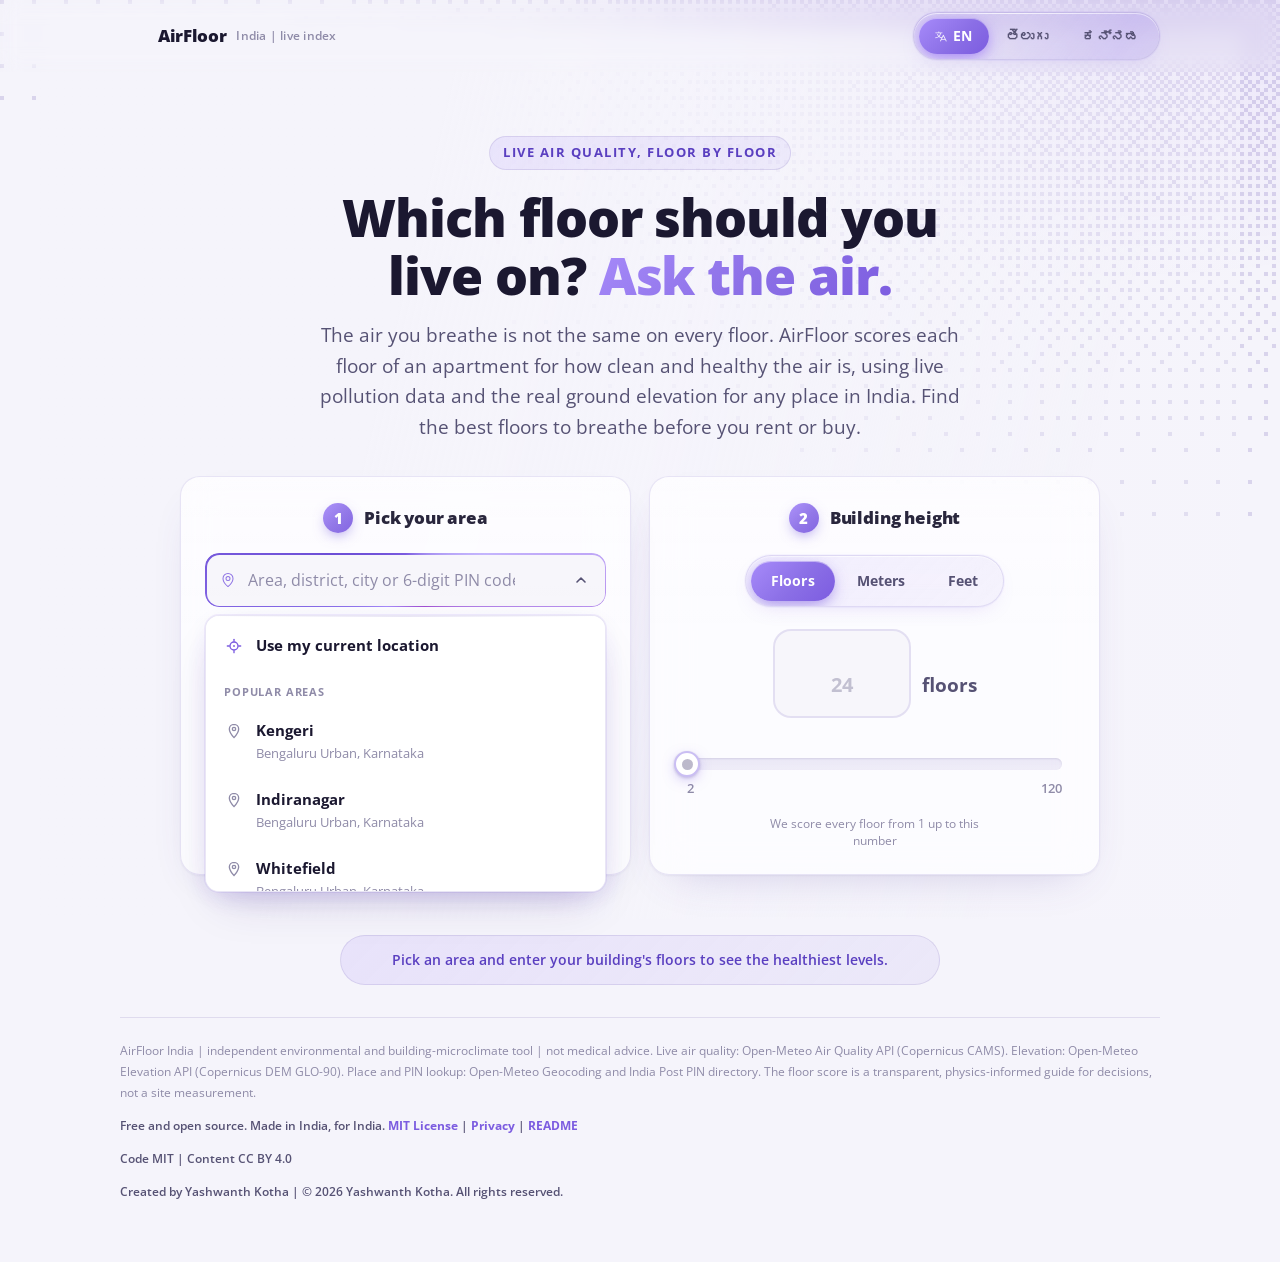
<file: index.html>
<!doctype html>
<html lang="en">
<head>
<meta charset="utf-8">
<meta name="viewport" content="width=device-width, initial-scale=1, viewport-fit=cover">
<meta name="color-scheme" content="light dark">
<meta name="description" content="See how clean the air is on every apartment floor across India. Live air-quality scores, ranked by real elevation. Free, no signup.">
<title>AirFloor | Which floor lets you breathe easy?</title>
<link rel="icon" type="image/svg+xml" href="favicon.svg">
<meta name="theme-color" content="#7c5ce0">

<meta property="og:type" content="website">
<meta property="og:site_name" content="AirFloor">
<meta property="og:url" content="https://yashkotha.github.io/airfloor/">
<meta property="og:title" content="AirFloor | Which floor lets you breathe easy?">
<meta property="og:description" content="See how clean the air is on every apartment floor across India. Live air-quality scores, ranked by real elevation. Free, no signup.">
<meta property="og:image" content="https://yashkotha.github.io/airfloor/og.jpg">
<meta property="og:image:secure_url" content="https://yashkotha.github.io/airfloor/og.jpg">
<meta property="og:image:type" content="image/jpeg">
<meta property="og:image:width" content="1200">
<meta property="og:image:height" content="630">
<meta property="og:image:alt" content="AirFloor floor air-health index, highlighting the healthiest floors to breathe on.">
<meta property="og:locale" content="en_IN">
<meta name="twitter:card" content="summary_large_image">
<meta name="twitter:title" content="AirFloor | Which floor lets you breathe easy?">
<meta name="twitter:description" content="See how clean the air is on every apartment floor across India. Live air-quality scores, ranked by real elevation. Free, no signup.">
<meta name="twitter:image" content="https://yashkotha.github.io/airfloor/og.jpg">
<meta name="twitter:image:alt" content="AirFloor floor air-health index for apartments across India.">
<link rel="preconnect" href="https://fonts.googleapis.com">
<link rel="preconnect" href="https://fonts.gstatic.com" crossorigin>
<link href="https://fonts.googleapis.com/css2?family=Open+Sans:ital,wght@0,400;0,500;0,600;0,700;0,800;1,400&display=swap" rel="stylesheet">
<link rel="stylesheet" href="heightcontrol.css">
<style>
  :root{
    --font:"Open Sans",system-ui,-apple-system,"Segoe UI",Roboto,sans-serif;
    /* soft lavender-on-white (primary aesthetic, light-first) */
    --bg-0:#f5f4fb; --bg-1:#ffffff; --bg-2:#eef0f8;
    --ink:#1b1830; --ink-soft:#565274; --ink-faint:#8f8ba8;
    --hair:rgba(90,70,160,.14); --hair-2:rgba(90,70,160,.08);
    --glass:rgba(255,255,255,.72); --glass-2:rgba(246,245,251,.85); --glass-brd:rgba(120,100,190,.16);
    --violet:#7c5ce0; --violet-2:#6d4fd6; --violet-deep:#5a3fc0; --magenta:#a24fd0;
    --grad:linear-gradient(135deg,#a78bfa 0%,#8b6fe6 55%,#7c5ce0 100%);
    --grad-soft:linear-gradient(135deg,rgba(167,139,250,.16),rgba(124,92,224,.07));
    --good:#0f9d6e; --warn:#c07d1a; --crit:#d1495b; --sea:#7fa8d8; --haze:#d09a3e; --dot-ring:rgba(20,16,40,.5); --land-fill:#e7e2f6; --land-edge:rgba(90,70,160,.20);
    --shadow:0 1px 2px rgba(40,30,90,.05), 0 18px 44px -26px rgba(90,70,160,.30);
    --glow:0 0 0 1px rgba(124,92,224,.10), 0 10px 30px -12px rgba(124,92,224,.30);
    --maxw:1080px;
  }
  :root[data-theme="dark"]{
    --bg-0:#080510; --bg-1:#0d0819; --bg-2:#130b26;
    --ink:#f5f3fb; --ink-soft:#d4cfe4; --ink-faint:#9a93b2;
    --hair:rgba(168,140,255,.16); --hair-2:rgba(168,140,255,.10);
    --glass:rgba(30,20,54,.46); --glass-2:rgba(40,26,70,.34); --glass-brd:rgba(180,150,255,.20);
    --violet:#a855f7; --violet-2:#8b5cf6; --violet-deep:#6d28d9; --magenta:#c026d3;
    --grad:linear-gradient(135deg,#c084fc 0%,#8b5cf6 46%,#6d28d9 100%);
    --grad-soft:linear-gradient(135deg,rgba(192,132,252,.22),rgba(109,40,217,.10));
    --good:#34d399; --warn:#fbbf24; --crit:#fb7185; --sea:#5b7fb0; --haze:#eaa24a; --dot-ring:rgba(255,255,255,.85); --land-fill:#1d1731; --land-edge:rgba(168,140,255,.18);
    --shadow:0 2px 8px rgba(0,0,0,.4), 0 30px 70px -32px rgba(76,29,149,.7);
    --glow:0 0 0 1px rgba(180,150,255,.14), 0 8px 30px -8px rgba(139,92,246,.5);
  }
  /* dark-theme component overrides, kept for a future toggle; light is the default look since there is no switch yet */
  :root[data-theme="dark"] .lang{
    background:linear-gradient(135deg,rgba(40,20,70,.6),rgba(10,7,20,.7));
    border-color:rgba(180,150,255,.28);
    box-shadow:0 0 0 1px rgba(168,140,255,.1), 0 10px 34px -8px rgba(139,92,246,.6), inset 0 1px 0 rgba(255,255,255,.14);
  }
  :root[data-theme="dark"] .lang::before{ background:linear-gradient(120deg,transparent 20%,rgba(192,132,252,.28),transparent 60%); }
  :root[data-theme="dark"] .lang .pill{ color:#e8e2f7; }
  :root[data-theme="dark"] .p-live{ color:#d6c4ff; }
  :root[data-theme="dark"] .ac{ box-shadow:0 20px 50px -12px rgba(0,0,0,.7), var(--glow); }

  *{box-sizing:border-box;}
  html,body{margin:0;}
  html{scroll-behavior:smooth;overflow-x:clip;}
  body{
    font-family:var(--font); color:var(--ink); font-size:16.5px; line-height:1.6;
    -webkit-font-smoothing:antialiased; text-rendering:optimizeLegibility;
    background:var(--bg-0); min-height:100vh; overflow-x:clip;
  }
  #ditherBg{position:fixed; inset:0; width:100%; height:100%; z-index:-2; opacity:.7;}
  #bgTint{position:fixed; inset:0; z-index:-1; pointer-events:none;
    background:radial-gradient(1000px 600px at 88% -10%, rgba(124,58,237,.10), transparent 62%);}
  .wrap{max-width:var(--maxw); margin:0 auto; padding:0 20px;}
  h1,h2,h3{margin:0; font-weight:800; line-height:1.12; letter-spacing:-.02em; text-wrap:balance;}
  p{margin:0; max-width:68ch;}
  a{color:var(--violet); text-underline-offset:2px;}
  .soft{color:var(--ink-soft);} .faint{color:var(--ink-faint);}
  strong{font-weight:700;}

  .glass{background:var(--glass); border:1px solid var(--glass-brd);
    -webkit-backdrop-filter:blur(20px) saturate(150%); backdrop-filter:blur(20px) saturate(150%);
    border-radius:20px; box-shadow:var(--shadow); position:relative;}
  .glass::before{content:"";position:absolute;inset:0;border-radius:inherit;pointer-events:none;
    background:linear-gradient(180deg,rgba(255,255,255,.14),transparent 40%);opacity:.6;}

  /* ---------- top bar with STAR language switcher ---------- */
  .topbar{position:sticky; top:0; z-index:40; padding:12px 0;
    -webkit-backdrop-filter:blur(10px); backdrop-filter:blur(10px);}
  .topbar-in{display:flex; justify-content:space-between; align-items:center; gap:12px;}
  .brand{display:flex; align-items:center; gap:10px; font-weight:800; letter-spacing:-.02em; font-size:17px;}
  .brand-mark{display:inline-flex;border-radius:9px;box-shadow:var(--glow);line-height:0;}
  .brand-logo{display:block;width:28px;height:28px;}
  .brand-logo .af-sheen{transform-box:fill-box;transform-origin:center;animation:afSheen 5s ease-in-out infinite;}
  .brand-logo .af-cloud1{transform-box:fill-box;transform-origin:center;animation:afCloud1 7.5s ease-in-out infinite;}
  .brand-logo .af-cloud2{transform-box:fill-box;transform-origin:center;animation:afCloud2 10s ease-in-out infinite;}
  .brand-logo .af-rise{transform-box:fill-box;transform-origin:center;}
  .brand-logo .af-rise1{animation:afRise 3s ease-in infinite;}
  .brand-logo .af-rise2{animation:afRise 3s ease-in infinite;animation-delay:1.5s;}
  @keyframes afSheen{0%,8%{transform:translateX(-16px);opacity:0;}28%{opacity:.8;}52%{transform:translateX(30px);opacity:0;}100%{transform:translateX(30px);opacity:0;}}
  @keyframes afCloud1{0%,100%{transform:translate(-3px,.4px);}50%{transform:translate(3.5px,-.6px);}}
  @keyframes afCloud2{0%,100%{transform:translate(3px,-.3px);}50%{transform:translate(-3.5px,.5px);}}
  @keyframes afRise{0%{transform:translateY(5px);opacity:0;}25%{opacity:.95;}75%{opacity:.3;}100%{transform:translateY(-15px);opacity:0;}}
  @media (prefers-reduced-motion:reduce){.brand-logo .af-sheen,.brand-logo .af-cloud1,.brand-logo .af-cloud2,.brand-logo .af-rise{animation:none;}.brand-logo .af-sheen,.brand-logo .af-rise{opacity:0;}}

  /* brand preloader: logo loads centre-stage, then flies into the header */
  #preloader{position:fixed;inset:0;z-index:2000;display:flex;align-items:center;justify-content:center;animation:plSafety .5s ease 6s forwards;}
  @keyframes plSafety{to{opacity:0;visibility:hidden;pointer-events:none;}}  /* fail-open: reveal the site even if app.js never runs */
  #preloader.pl-done{pointer-events:none;}
  #preloader.pl-fadeall{opacity:0;pointer-events:none;transition:opacity .45s ease;}
  .pl-bg{position:absolute;inset:0;background:var(--bg-0);transition:opacity .55s ease;}
  .pl-bg.pl-fade{opacity:0;}
  .pl-stage{position:relative;display:flex;flex-direction:column;align-items:center;gap:30px;}
  .pl-mark{display:inline-flex;border-radius:38px;box-shadow:0 30px 80px -16px rgba(124,92,224,.72);line-height:0;transform-origin:center;will-change:transform;transition:transform .82s cubic-bezier(.62,0,.24,1);}
  .pl-mark .brand-logo{width:clamp(112px,32vw,140px);height:clamp(112px,32vw,140px);display:block;transform-origin:center;animation:plBreathe 2.4s ease-in-out infinite;}
  .pl-mark.pl-land .brand-logo{animation:none;}
  @keyframes plBreathe{0%,100%{transform:scale(1);}50%{transform:scale(1.05);}}
  .pl-sub{display:flex;flex-direction:column;align-items:center;gap:18px;transition:opacity .3s ease;}
  .pl-sub.pl-fade{opacity:0;}
  .pl-word{font-weight:800;font-size:25px;letter-spacing:-.02em;color:var(--ink);}
  .pl-bar{width:180px;height:4px;border-radius:100px;background:var(--hair);overflow:hidden;}
  .pl-fill{display:block;height:100%;width:6%;border-radius:100px;background:var(--grad);animation:plFill 1.15s cubic-bezier(.35,0,.2,1) forwards;}
  @keyframes plFill{to{width:100%;}}
  html.pl-active{overflow:hidden;}
  .pl-active .topbar .brand-mark{opacity:0;}
  @media (prefers-reduced-motion:reduce){.pl-mark{transition:none;} .pl-fill{animation:none;width:100%;}}
  .brand small{font-weight:600;color:var(--ink-faint);font-size:12px;letter-spacing:.02em;}

  .lang{position:relative; display:inline-flex; align-items:center; gap:4px; padding:5px;
    border-radius:100px; background:linear-gradient(135deg,rgba(124,92,224,.12),rgba(90,63,192,.08));
    border:1px solid var(--glass-brd);
    -webkit-backdrop-filter:blur(16px) saturate(160%); backdrop-filter:blur(16px) saturate(160%);
    box-shadow:0 0 0 1px rgba(124,92,224,.06), 0 8px 22px -10px rgba(124,92,224,.22), inset 0 1px 0 rgba(255,255,255,.7);
    overflow:hidden;}
  .lang::before{content:"";position:absolute;inset:0;border-radius:inherit;pointer-events:none;
    background:linear-gradient(120deg,transparent 20%,rgba(167,139,250,.16),transparent 60%);
    background-size:220% 100%; animation:shimmer 5.5s linear infinite;}
  @keyframes shimmer{to{background-position:220% 0;}}
  .lang .pill{position:relative; z-index:1; border:0; cursor:pointer; font-family:var(--font);
    font-weight:700; font-size:13.5px; letter-spacing:.01em; color:var(--ink-soft); background:transparent;
    padding:9px 15px; border-radius:100px; transition:color .2s, transform .2s;}
  .lang .pill:hover{transform:translateY(-1px);}
  .lang .glider{position:absolute; z-index:0; top:5px; bottom:5px; border-radius:100px;
    background:var(--grad); box-shadow:0 4px 16px -2px rgba(139,92,246,.8), inset 0 1px 0 rgba(255,255,255,.4);
    transition:left .34s cubic-bezier(.5,1.4,.4,1), width .34s cubic-bezier(.5,1.4,.4,1); left:5px; width:80px;}
  .lang .pill.active{color:#fff;}
  .lang .pill:focus-visible{outline:2px solid #fff; outline-offset:2px;}
  .lang .globe{margin-right:6px;opacity:.9;display:inline-flex;vertical-align:-2px;}

  /* ---------- hero ---------- */
  .hero{padding:64px 0 34px; position:relative;}
  .hero::before{content:""; position:absolute; inset:-40px -80px -10px -80px; z-index:-1; pointer-events:none;
    background:linear-gradient(103deg, var(--bg-0) 30%, color-mix(in srgb,var(--bg-0) 78%, transparent) 58%, color-mix(in srgb,var(--bg-0) 30%, transparent) 82%);}
  .hero-copy{max-width:760px;margin:0 auto;text-align:center;}
  .eyebrow{display:inline-flex;align-items:center;gap:8px;font-weight:700;font-size:12.5px;letter-spacing:.12em;
    text-transform:uppercase;color:var(--violet-deep);padding:6px 13px;border-radius:100px;
    background:var(--grad-soft);border:1px solid var(--hair);margin-bottom:18px;}
  @keyframes pulse{0%{box-shadow:0 0 0 0 rgba(52,211,153,.6);}70%{box-shadow:0 0 0 7px rgba(52,211,153,0);}100%{box-shadow:0 0 0 0 rgba(52,211,153,0);}}
  h1{font-size:clamp(30px,5.6vw,52px);}
  h1 .gr{background:var(--grad);-webkit-background-clip:text;background-clip:text;color:transparent;}
  .dek{margin:16px auto 0;font-size:clamp(16px,2.1vw,19px);color:var(--ink-soft);max-width:60ch;}

  /* ---------- location search (hybrid combobox) ---------- */
  .searchwrap{margin:26px auto 0;max-width:720px;padding:18px;border-radius:22px;position:relative;z-index:30;}
  .searchwrap:has(.combo.open){z-index:50;}
  .sr-only{position:absolute;width:1px;height:1px;padding:0;margin:-1px;overflow:hidden;clip:rect(0 0 0 0);white-space:nowrap;border:0;}
  .combo{position:relative;width:100%;}
  /* ---------- animated gradient stroke (premium highlight, all sides) ---------- */
  @property --gs-ang{ syntax:"<angle>"; inherits:false; initial-value:0deg; }
  @keyframes gsSpin{ to{ --gs-ang:360deg; } }
  .gstroke{ position:relative; }
  .gstroke::after{ content:""; position:absolute; inset:0; border-radius:inherit; padding:1.5px; pointer-events:none; z-index:3;
    background:conic-gradient(from var(--gs-ang), var(--violet), #c4b5fd, var(--magenta), #a78bfa, var(--violet-2), var(--violet));
    -webkit-mask:linear-gradient(#000 0 0) content-box, linear-gradient(#000 0 0);
    -webkit-mask-composite:xor; mask-composite:exclude; animation:gsSpin 4.5s linear infinite; }
  @media (prefers-reduced-motion:reduce){ .gstroke::after{ animation:none; } }

  .searchfield{position:relative;display:flex;align-items:center;width:100%;}
  .searchfield .ic{position:absolute;left:15px;opacity:.85;pointer-events:none;z-index:1;display:flex;align-items:center;}
  .searchfield .ic-pin{display:flex;color:var(--violet);}
  .searchfield .ic-spin{color:var(--violet);opacity:1;}
  .searchfield input{width:100%;font-family:var(--font);font-size:16px;color:var(--ink);
    padding:15px 90px 15px 42px;border-radius:14px;border:1px solid var(--glass-brd);
    background:var(--glass-2);outline:none;transition:border-color .2s, box-shadow .2s;}
  .searchfield input::placeholder{color:var(--ink-faint);}
  .searchfield input:focus{border-color:var(--violet);box-shadow:0 0 0 3px rgba(139,92,246,.28);}
  .combo.open .searchfield input{border-color:transparent;box-shadow:none;}
  @media (max-width:560px){ .searchfield input{font-size:14px;padding-left:36px;padding-right:66px;} }
  .combo.open .searchfield::after{content:"";position:absolute;inset:0;border-radius:14px;padding:1.5px;pointer-events:none;z-index:2;
    background:conic-gradient(from var(--gs-ang), var(--violet), #c4b5fd, var(--magenta), #a78bfa, var(--violet-2), var(--violet));
    -webkit-mask:linear-gradient(#000 0 0) content-box, linear-gradient(#000 0 0);
    -webkit-mask-composite:xor; mask-composite:exclude; animation:gsSpin 4.5s linear infinite;}
  @media (prefers-reduced-motion:reduce){ .combo.open .searchfield::after{ animation:none; } }
  .caret{position:absolute;right:8px;top:50%;transform:translateY(-50%);width:34px;height:34px;
    display:flex;align-items:center;justify-content:center;border:0;cursor:pointer;border-radius:9px;
    background:transparent;color:var(--ink-soft);transition:background .18s, color .18s;}
  .caret::before{content:"";position:absolute;inset:-7px;border-radius:12px;}
  .caret:hover{background:var(--glass-2);color:var(--ink);}
  .caret svg{width:16px;height:16px;transition:transform .28s cubic-bezier(.4,1.3,.5,1);}
  .combo.open .caret svg{transform:rotate(180deg);}
  .caret:focus-visible{outline:2px solid var(--violet);outline-offset:2px;}
  .clearbtn{position:absolute;right:46px;top:50%;transform:translateY(-50%);width:30px;height:30px;
    display:flex;align-items:center;justify-content:center;border:0;cursor:pointer;border-radius:9px;
    background:transparent;color:var(--ink-faint);transition:background .18s, color .18s;}
  .clearbtn::before{content:"";position:absolute;inset:-9px;border-radius:12px;}
  .clearbtn:hover{background:var(--glass-2);color:var(--ink);}
  .clearbtn:focus-visible{outline:2px solid var(--violet);outline-offset:2px;}
  .clearbtn svg{width:14px;height:14px;}
  .clearbtn[hidden]{display:none;}
  .ac{position:absolute;left:0;right:0;top:calc(100% + 8px);z-index:60;margin:0;padding:6px;list-style:none;text-align:left;
    max-height:min(60vh,420px);overflow-y:auto;-webkit-overflow-scrolling:touch;border-radius:14px;
    background:var(--bg-1);border:1px solid var(--glass-brd);
    box-shadow:0 20px 46px -16px rgba(50,35,100,.18), var(--glow);
    opacity:0;transform:translateY(-6px) scale(.99);transform-origin:top center;pointer-events:none;
    transition:opacity .16s ease, transform .16s ease;}
  .combo.open .ac{opacity:1;transform:none;pointer-events:auto;}
  .ac::before{content:"";position:absolute;left:10px;right:10px;top:0;height:1px;pointer-events:none;
    background:linear-gradient(90deg,transparent,var(--glass-brd),transparent);}
  .ac.loading .opt, .ac.loading .empty{opacity:.5;}
  .ac .ghdr{display:flex;align-items:center;justify-content:space-between;gap:8px;
    font-size:10.5px;letter-spacing:.08em;text-transform:uppercase;color:var(--ink-faint);font-weight:700;padding:10px 12px 6px;}
  .ac .ghdr-clear{position:relative;border:0;background:transparent;color:var(--violet);font-size:11px;font-weight:700;
    text-transform:none;letter-spacing:0;cursor:pointer;padding:4px 6px;border-radius:6px;}
  .ac .ghdr-clear::before{content:"";position:absolute;inset:-8px;}
  .ac .ghdr-clear:hover{background:var(--grad-soft);}
  .ac .ghdr-clear:focus-visible{outline:2px solid var(--violet);outline-offset:2px;}
  .ac .opt{position:relative;display:flex;align-items:flex-start;gap:12px;padding:12px;border-radius:11px;cursor:pointer;min-height:52px;}
  .ac .opt-ic{flex:0 0 auto;width:20px;height:20px;margin-top:2px;display:flex;align-items:center;justify-content:center;color:var(--ink-faint);}
  .ac .opt.act .opt-ic{color:var(--violet);}
  .ac .opt-body{flex:1;min-width:0;}
  .ac .opt .nm{font-weight:700;font-size:14.5px;color:var(--ink);white-space:nowrap;overflow:hidden;text-overflow:ellipsis;}
  .ac .opt .nm .mtch{font-weight:800;color:var(--ink);}
  .ac .opt .sec{font-size:12.5px;color:var(--ink-faint);white-space:nowrap;overflow:hidden;text-overflow:ellipsis;margin-top:2px;}
  .ac .opt .meta{flex:0 0 auto;font-size:12px;color:var(--ink-faint);text-align:right;padding-left:4px;white-space:nowrap;}
  .ac .opt:hover{background:var(--grad-soft);}
  .ac .opt.active{background:var(--grad-soft);}
  .ac .opt.active::before{content:"";position:absolute;inset:0;border-radius:inherit;padding:1.5px;pointer-events:none;
    background:conic-gradient(from var(--gs-ang), var(--violet), #c4b5fd, var(--magenta), #a78bfa, var(--violet-2), var(--violet));
    -webkit-mask:linear-gradient(#000 0 0) content-box, linear-gradient(#000 0 0);
    -webkit-mask-composite:xor; mask-composite:exclude; animation:gsSpin 4.5s linear infinite;}
  @media (prefers-reduced-motion:reduce){ .ac .opt.active::before{ animation:none; } }
  .ac .empty{display:flex;flex-direction:column;align-items:center;text-align:center;gap:5px;padding:28px 16px;cursor:default;}
  .ac .empty .empty-ic{color:var(--ink-faint);opacity:.7;margin-bottom:3px;}
  .ac .empty .empty-t{font-size:13.5px;font-weight:700;color:var(--ink-soft);}
  .ac .empty .empty-h{font-size:12px;color:var(--ink-faint);}
  .ac .msg{padding:12px;font-size:13px;color:var(--ink-faint);cursor:default;}
  .ac .msg.err{color:var(--crit);}
  .ac .ac-foot{padding:10px 12px 6px;margin-top:2px;border-top:1px solid var(--hair);cursor:default;}
  .ac .kbdrow{display:none;align-items:center;flex-wrap:wrap;gap:2px;font-size:11px;color:var(--ink-faint);margin-bottom:6px;}
  @media (hover:hover) and (pointer:fine){ .ac .kbdrow{display:flex;} }
  .ac .kbdrow kbd{font-family:inherit;font-size:10.5px;font-weight:700;color:var(--ink-soft);background:var(--glass-2);
    border:1px solid var(--glass-brd);border-radius:5px;padding:1px 6px;margin:0 2px;}
  .ac .attrib{font-size:10.5px;color:var(--ink-faint);}
  .spin{animation:acspin .85s linear infinite;transform-box:fill-box;transform-origin:center;}
  @keyframes acspin{to{transform:rotate(360deg);}}
  .hintrow{margin-top:11px;display:flex;gap:8px;flex-wrap:wrap;align-items:center;font-size:12.5px;color:var(--ink-faint);}
  .status{font-size:13px;color:var(--ink-faint);padding:8px 2px 0;min-height:8px;}
  .status.err{color:var(--crit);}

  /* ---------- two primary steps ---------- */
  .steps{display:grid;grid-template-columns:1fr 1fr;gap:18px;max-width:920px;margin:34px auto 0;align-items:stretch;position:relative;z-index:30;}
  .steps:has(.combo.open){z-index:50;}
  .step.raised{z-index:60;}
  .step:has(.combo.open){z-index:60;}
  .step{padding:26px 24px 24px;border-radius:20px;position:relative;display:flex;flex-direction:column;align-items:center;text-align:center;}
  .step-head{display:flex;align-items:center;justify-content:center;gap:11px;margin-bottom:20px;}
  .step-no{flex:none;width:30px;height:30px;border-radius:50%;background:var(--grad);color:#fff;font-weight:800;font-size:15px;display:flex;align-items:center;justify-content:center;box-shadow:0 5px 14px -4px rgba(124,92,224,.7);}
  .step-title{font-size:16.5px;font-weight:800;letter-spacing:-.01em;}
  .step-hint{font-size:12px;color:var(--ink-faint);margin-top:12px;line-height:1.45;text-align:center;max-width:34ch;}
  .floors-big{display:flex;align-items:baseline;gap:11px;justify-content:center;margin:6px 0 0;padding:6px 0;}
  .floors-input{width:132px;font:inherit;font-weight:800;font-size:52px;letter-spacing:-.03em;color:var(--ink);background:var(--glass-2);
    border:2px solid var(--glass-brd);border-radius:18px;padding:10px 8px;outline:none;text-align:center;line-height:1;
    transition:border-color .2s, box-shadow .2s;-moz-appearance:textfield;}
  .floors-input::-webkit-outer-spin-button,.floors-input::-webkit-inner-spin-button{-webkit-appearance:none;margin:0;}
  .floors-input::placeholder{color:var(--ink-faint);opacity:.55;font-size:16px;font-weight:600;letter-spacing:0;}
  .floors-input:focus{border-color:var(--violet);box-shadow:0 0 0 5px rgba(124,92,224,.22);}
  .floors-input:placeholder-shown{border-color:var(--violet);}
  @media (prefers-reduced-motion:no-preference){ .floors-input:placeholder-shown{animation:floorsGlow 2.4s ease-in-out infinite;} }
  @keyframes floorsGlow{0%,100%{box-shadow:0 0 0 3px rgba(124,92,224,.14);}50%{box-shadow:0 0 0 8px rgba(124,92,224,.30);}}
  .floors-suffix{font-size:19px;font-weight:700;color:var(--ink-soft);}
  #step2 .step-hint{text-align:center;}

  /* ---------- selected place summary ---------- */
  .place{margin:18px auto 0;max-width:920px;padding:18px 26px;border-radius:18px;display:flex;flex-wrap:wrap;gap:14px 30px;align-items:flex-start;justify-content:space-between;}
  .place-main{min-width:0;}
  .place .pnm{font-size:20px;font-weight:800;}
  .place .padr{font-size:13px;color:var(--ink-soft);margin-top:3px;}
  .place .prov{margin-top:5px;font-size:11px;color:var(--ink-faint);}
  .place-stats{display:flex;gap:30px;flex-wrap:wrap;}
  .place .stat{text-align:right;}
  .place .stat .lab{font-size:10.5px;letter-spacing:.06em;text-transform:uppercase;color:var(--ink-faint);font-weight:700;}
  .place .stat .val{font-size:27px;font-weight:800;line-height:1.1;margin-top:2px;}
  .place .stat .val small{font-size:13px;color:var(--ink-faint);font-weight:600;}
  #exportBtn{display:none;align-items:center;gap:8px;align-self:center;
    font-family:var(--font);font-weight:700;font-size:13.5px;color:#fff;
    background:var(--grad);border:0;cursor:pointer;border-radius:100px;
    padding:11px 20px;box-shadow:var(--glow);white-space:nowrap;
    transition:transform .18s ease, box-shadow .18s ease;}
  #exportBtn svg{flex:none;}
  #exportBtn:hover{transform:translateY(-2px);box-shadow:0 14px 30px -10px rgba(124,92,224,.45), var(--glow);}
  #exportBtn:focus-visible{outline:2px solid var(--violet);outline-offset:3px;}
  #exportBtn:disabled{opacity:.72;cursor:default;transform:none;}
  body:not(.no-location):not(.no-floors) #exportBtn{display:inline-flex;}

  /* ---------- compact gate hint ---------- */
  .gate-hint{display:none;max-width:600px;margin:26px auto 0;padding:13px 22px;border-radius:100px;text-align:center;
    font-size:14px;font-weight:600;color:var(--violet-deep);background:var(--grad-soft);border:1px solid var(--hair);}
  body.no-location .gate-hint, body.no-floors .gate-hint{display:block;}
  body.no-location #place,
  body.no-location #data, body.no-location #elevation, body.no-location #index,
  body.no-location #tiers, body.no-location #method, body.no-location #findings, body.no-location #sources{display:none;}
  body.no-floors #elevation, body.no-floors #index, body.no-floors #tiers,
  body.no-floors #method, body.no-floors #findings{display:none;}

  section{padding:56px 0;}
  .sec-h{display:flex;align-items:baseline;justify-content:center;gap:12px;margin-bottom:20px;padding-bottom:16px;border-bottom:1px solid var(--hair);}
  .sec-h .n{font-weight:800;color:var(--violet);font-size:14px;}
  .sec-h h2{font-size:clamp(20px,3vw,26px);}
  .sec-lead{color:var(--ink-soft);margin:0 auto 24px;max-width:62ch;text-align:center;}

  .datagrid{display:grid;grid-template-columns:repeat(3,minmax(0,1fr));gap:16px;margin-top:8px;}
  @media (max-width:640px){ .datagrid{grid-template-columns:repeat(2,minmax(0,1fr));} }
  .dcard{padding:22px 18px;border-radius:16px;text-align:left;}
  .dcard .k{font-size:11px;letter-spacing:.05em;text-transform:uppercase;color:var(--ink-faint);font-weight:700;}
  .dcard .v{font-size:27px;font-weight:800;margin-top:7px;line-height:1.05;}
  .dcard .v small{display:block;margin-top:1px;font-size:12.5px;color:var(--ink-faint);font-weight:600;}
  .dcard .sub{font-size:11.5px;color:var(--ink-soft);margin-top:7px;line-height:1.4;}
  .pill-i{display:inline-block;font-size:10.5px;font-weight:700;padding:3px 9px;border-radius:100px;margin-top:10px;}
  .p-good{background:color-mix(in srgb,var(--good) 20%,transparent);color:var(--good);}
  .p-mod{background:color-mix(in srgb,var(--warn) 22%,transparent);color:var(--warn);}
  .p-bad{background:color-mix(in srgb,var(--crit) 22%,transparent);color:var(--crit);}
  /* pollutant card severity accent (aqi.in-style, subtle) */
  .dcard{position:relative;}
  .dcard-accent{position:absolute;left:0;top:15px;bottom:15px;width:3px;border-radius:0 4px 4px 0;}
  .acc-good{background:var(--good);} .acc-mod{background:var(--warn);} .acc-bad{background:var(--crit);}
  .dcard.has-accent{padding-left:22px;}
  /* AQI severity scale (hero) */
  .aqiscale{border-radius:20px;padding:22px 24px;margin-top:8px;}
  .aqs-top{display:flex;align-items:baseline;justify-content:space-between;gap:16px;flex-wrap:wrap;margin-bottom:18px;}
  .aqs-numwrap{display:flex;align-items:baseline;gap:9px;}
  .aqs-num{font-size:44px;font-weight:800;line-height:1;letter-spacing:-.02em;color:var(--ink);}
  .aqs-unit{font-size:12.5px;font-weight:700;letter-spacing:.04em;color:var(--ink-faint);text-transform:uppercase;}
  .aqs-status{display:flex;align-items:baseline;gap:8px;font-size:15px;}
  .aqs-is{color:var(--ink-soft);}
  .aqs-cat{font-weight:800;font-size:17px;letter-spacing:-.01em;}
  .aqs-scale{position:relative;display:flex;gap:3px;height:12px;}
  .aqs-seg{flex:1;border-radius:3px;opacity:.9;}
  .aqs-marker{position:absolute;top:-6px;bottom:-6px;width:4px;border-radius:4px;background:#1b1830;left:0;transform:translateX(-50%);transition:left .5s cubic-bezier(.4,0,.2,1);box-shadow:0 0 0 3px rgba(255,255,255,.95),0 2px 8px rgba(0,0,0,.3);}
  .aqs-ticks{display:flex;justify-content:space-between;margin-top:9px;font-size:11px;color:var(--ink-faint);font-weight:600;}
  @media (max-width:480px){ .aqs-num{font-size:38px;} .aqs-ticks{font-size:10px;} .chk-tabs{flex-direction:column;} .chk-tab{flex:auto;width:100%;} }
  .p-live{background:var(--grad-soft);color:var(--violet-deep);border:1px solid var(--hair);}

  .vizcard{padding:22px;margin-top:8px;border-radius:20px;}
  .viz-h{display:flex;justify-content:space-between;align-items:baseline;gap:10px;flex-wrap:wrap;margin-bottom:6px;}
  .viz-h h3{font-size:16px;font-weight:700;}
  .viz-h .hint{font-size:11.5px;color:var(--ink-faint);font-weight:600;}
  canvas.chart{display:block;width:100%;height:auto;border-radius:12px;}
  .legend{display:flex;gap:14px;flex-wrap:wrap;margin-top:12px;font-size:12px;color:var(--ink-soft);font-weight:600;}
  .legend .li{display:inline-flex;align-items:center;gap:6px;white-space:nowrap;}
  .sw{width:14px;height:3px;border-radius:2px;display:inline-block;}
  .dt{width:9px;height:9px;border-radius:50%;display:inline-block;}

  .viewtabs{display:flex;justify-content:center;gap:4px;margin:22px auto 20px;padding:4px;max-width:max-content;
    background:var(--glass-2);border:1px solid var(--glass-brd);border-radius:100px;box-shadow:var(--shadow);}
  .vtab{border:0;background:transparent;cursor:pointer;font-family:var(--font);font-weight:700;font-size:13.5px;
    color:var(--ink-soft);padding:9px 20px;border-radius:100px;transition:background .22s ease, color .22s ease, box-shadow .22s ease;}
  .vtab:hover{color:var(--ink);}
  .vtab[aria-selected="true"]{background:var(--grad);color:#fff;box-shadow:var(--glow);}
  .vtab:focus-visible{outline:2px solid var(--violet);outline-offset:2px;}
  .viewpanel[hidden]{display:none;}

  .peakbox{display:flex;gap:16px;flex-wrap:wrap;align-items:center;justify-content:center;margin-top:18px;padding:18px 20px;border-radius:16px;
    background:color-mix(in srgb,var(--good) 12%,var(--glass));border:1px solid color-mix(in srgb,var(--good) 30%,var(--hair));}
  .peakbox .big{font-size:36px;font-weight:800;color:var(--good);line-height:1;}
  .peakbox .tx{font-size:14px;color:var(--ink-soft);flex:1;min-width:240px;}
  .peakbox .tx b{color:var(--ink);}

  .tablecard{overflow:hidden;margin-top:8px;border-radius:18px;}
  .tscroll{overflow-x:auto;}
  table{border-collapse:collapse;width:100%;min-width:600px;font-size:14px;}
  /* mobile tables: pin the label column so context survives horizontal scroll */
  .tscroll th:first-child{position:sticky;left:0;z-index:2;background:var(--bg-1);}
  .tscroll thead th:first-child{z-index:3;}
  .tscroll th:first-child::after{content:"";position:absolute;top:0;right:0;bottom:0;width:1px;background:var(--hair);}
  .tablecard{position:relative;}
  .tablecard::after{content:"";position:absolute;top:0;right:0;bottom:0;width:26px;border-radius:0 18px 18px 0;pointer-events:none;
    background:linear-gradient(90deg,transparent,color-mix(in srgb,var(--bg-1) 85%,transparent));opacity:0;}
  @media (max-width:640px){
    .tablecard::after{opacity:1;}
    table{min-width:560px;font-size:13px;}
    .bar{min-width:64px;}
    thead th{padding:10px 10px;}
    tbody th{padding:10px 10px;}
  }
  thead th{background:var(--glass-2);text-align:left;padding:12px 14px;font-size:11px;letter-spacing:.04em;
    text-transform:uppercase;color:var(--ink-soft);font-weight:700;border-bottom:1px solid var(--hair);}
  tbody td{padding:12px 14px;border-bottom:1px solid var(--hair-2);}
  tbody tr:last-child td{border-bottom:none;}
  tbody th{padding:12px 14px;border-bottom:1px solid var(--hair-2);text-align:left;font-weight:700;background:var(--glass-2);white-space:nowrap;font-size:13.5px;text-transform:capitalize;}
  .bar{height:8px;border-radius:100px;background:var(--hair);position:relative;overflow:hidden;min-width:90px;}
  .bar>i{position:absolute;left:0;top:0;bottom:0;border-radius:100px;}
  .scoren{font-weight:800;font-size:14px;}
  .ov-cell{display:flex;flex-direction:column;align-items:center;gap:4px;}
  .ov-cell .bar{min-width:64px;}

  .method{display:grid;grid-template-columns:repeat(auto-fit,minmax(160px,1fr));gap:16px;justify-content:center;margin-top:8px;}
  .mrow{padding:20px 18px;border-radius:16px;text-align:left;}
  .mrow .w{font-size:24px;font-weight:800;color:var(--violet);}
  .mrow .n{font-weight:700;font-size:14px;margin:5px 0 6px;}
  .mrow .d{font-size:12.5px;color:var(--ink-soft);line-height:1.5;}

  .callout{padding:20px 22px;margin:22px auto;max-width:760px;border-radius:16px;text-align:left;}
  .callout .lbl{font-size:11px;letter-spacing:.08em;text-transform:uppercase;color:var(--violet);font-weight:800;display:block;margin-bottom:6px;}
  .callout p{font-size:14px;margin:0;max-width:none;line-height:1.6;}

  .findings{display:grid;grid-template-columns:repeat(3,minmax(0,1fr));gap:16px;margin-top:8px;align-items:stretch;}
  .fcard{padding:20px 22px 22px;border-radius:16px;position:relative;overflow:hidden;text-align:left;}
  .fcard .ftag{display:inline-block;font-size:11px;font-weight:800;letter-spacing:.07em;text-transform:uppercase;color:var(--violet-deep);margin-bottom:9px;}
  .fcard.good .ftag{color:var(--good);}
  .fcard.warn .ftag{color:var(--warn);}
  .fcard h3{font-size:16.5px;margin-bottom:7px;text-align:left;line-height:1.28;}
  .fcard p{font-size:14px;max-width:none;margin:0;text-align:left;line-height:1.6;color:var(--ink-soft);}
  @media (max-width:820px){ .findings{grid-template-columns:1fr;} }

  /* ---------- household advice ---------- */
  body.no-location #advice, body.no-floors #advice{display:none;}
  body.no-location #checklist{display:none;}
  .pchips{display:flex;flex-wrap:wrap;gap:10px;justify-content:center;margin:2px 0 18px;}
  .pchip{border:1px solid var(--glass-brd);background:var(--glass-2);color:var(--ink-soft);cursor:pointer;
    font-family:var(--font);font-weight:700;font-size:13.5px;padding:10px 18px;border-radius:100px;
    transition:color .2s, background .2s, transform .2s, box-shadow .2s;}
  .pchip:hover{transform:translateY(-1px);}
  .pchip.active{background:var(--grad);color:#fff;border-color:transparent;box-shadow:var(--glow);}
  .pchip:focus-visible{outline:2px solid var(--violet);outline-offset:2px;}
  .adv-box{margin-top:0;}
  .adv-box p{font-size:15px;line-height:1.65;}
  .adv-disc{display:block;margin-top:10px;font-size:11px;color:var(--ink-faint);}
  .adv-floor{margin-top:10px;padding-top:10px;border-top:1px solid var(--hair-2);font-size:14px;line-height:1.6;color:var(--violet-deep);font-weight:600;}
  .adv-floor[hidden]{display:none;}

  /* buyer guidance checklist */
  .chk-tabs{display:inline-flex;gap:3px;padding:4px;border-radius:100px;background:var(--grad-soft);border:1px solid var(--hair);margin:0 0 22px;}
  .chk-tab{appearance:none;-webkit-appearance:none;border:0;cursor:pointer;font:inherit;font-weight:700;font-size:13.5px;color:var(--ink-soft);background:transparent;padding:10px 18px;border-radius:100px;transition:color .2s,background .2s,box-shadow .2s;}
  .chk-tab:hover{color:var(--ink);}
  .chk-tab.active{color:#fff;background:var(--grad);box-shadow:0 4px 16px -3px rgba(139,92,246,.55);}
  .chk-tab:focus-visible{outline:2px solid var(--violet);outline-offset:2px;}
  .chk-list{list-style:none;margin:0;padding:0;display:grid;gap:12px;}
  .chk-list[hidden]{display:none;}
  .chk-item{display:flex;gap:14px;align-items:flex-start;padding:16px 18px;border-radius:16px;background:var(--grad-soft);border:1px solid var(--hair-2);}
  .chk-num{flex:none;width:26px;height:26px;border-radius:9px;background:var(--grad);color:#fff;font-weight:800;font-size:13px;display:flex;align-items:center;justify-content:center;box-shadow:0 4px 12px -3px rgba(124,92,224,.5);margin-top:2px;}
  .chk-item>div{display:flex;flex-direction:column;gap:4px;}
  .chk-t{font-weight:700;font-size:15.5px;color:var(--ink);letter-spacing:-.01em;}
  .chk-b{font-size:14px;color:var(--ink-soft);line-height:1.55;}
  #checklist .adv-disc{margin-top:16px;}

  .secic-check{animation:secic-float 5s ease-in-out infinite;}
  .secic-check__tick{transform-origin:15px 15px;animation:secic-pulse 3s ease-in-out infinite;}
  @media (max-width:760px){
    .chk-tabs{display:flex;width:100%;border-radius:16px;}
    .chk-tab{flex:1;border-radius:12px;padding:11px 10px;font-size:12.5px;}
  }

  .srcgrid{display:grid;grid-template-columns:repeat(auto-fit,minmax(220px,1fr));gap:16px;justify-content:center;margin-top:8px;}
  .src{padding:18px;border-radius:16px;}
  .src .st{font-weight:700;font-size:14px;display:flex;align-items:center;gap:8px;}
  .src .sv{font-size:12.5px;color:var(--ink-soft);margin-top:5px;line-height:1.5;overflow-wrap:anywhere;word-break:break-word;}
  .src .verified{font-size:10.5px;font-weight:700;color:var(--good);background:color-mix(in srgb,var(--good) 16%,transparent);padding:2px 8px;border-radius:100px;}

  footer{margin-top:32px;padding:22px 0 60px;border-top:1px solid var(--hair);}
  footer p{font-size:12px;color:var(--ink-faint);line-height:1.75;max-width:none;}
  .foot-oss{margin-top:12px;font-weight:600;color:var(--ink-soft);}
  .foot-oss a{color:var(--violet);font-weight:700;text-decoration:none;}
  .foot-oss a:hover{text-decoration:underline;}

  /* ---------- chart actions: scrub tooltip + selected-floor readout ---------- */
  #chartTip{position:fixed;z-index:80;pointer-events:none;opacity:0;transform:translateY(2px);transition:opacity .12s ease;
    background:var(--bg-1);border:1px solid var(--glass-brd);border-radius:12px;padding:9px 13px;
    box-shadow:0 14px 32px -12px rgba(50,35,100,.34), var(--glow);min-width:92px;}
  #chartTip.show{opacity:1;transform:none;}
  #chartTip .ct-f{font-weight:800;font-size:12.5px;color:var(--ink-soft);letter-spacing:.01em;}
  #chartTip .ct-s{font-weight:800;font-size:17px;color:var(--violet-deep);line-height:1.1;margin-top:1px;}
  #chartTip .ct-b{margin-top:6px;font-size:10px;font-weight:800;letter-spacing:.05em;text-transform:uppercase;color:var(--good);}
  #floorReport{margin-top:14px;padding:16px 18px;border-radius:16px;background:var(--glass-2);border:1px solid var(--glass-brd);box-shadow:var(--shadow);}
  #floorReport[hidden]{display:none;}
  .fr-head{display:flex;align-items:center;gap:12px;flex-wrap:wrap;}
  .fr-head .fr-f{font-weight:800;font-size:16.5px;color:var(--ink);}
  .fr-head .fr-o{font-weight:800;font-size:16.5px;color:var(--violet-deep);}
  .fr-head .fr-badge{font-size:11px;font-weight:800;letter-spacing:.05em;text-transform:uppercase;color:var(--good);background:color-mix(in srgb,var(--good) 15%,transparent);padding:3px 11px;border-radius:100px;}
  .fr-head .fr-clear{margin-left:auto;width:28px;height:28px;border-radius:50%;border:1px solid var(--glass-brd);background:var(--bg-1);color:var(--ink-soft);font-size:16px;line-height:1;cursor:pointer;display:flex;align-items:center;justify-content:center;transition:color .2s,border-color .2s;}
  .fr-head .fr-clear:hover{color:var(--ink);border-color:var(--violet);}
  .fr-parts{display:grid;grid-template-columns:repeat(5,minmax(0,1fr));gap:10px;margin-top:13px;}
  .fr-part{display:flex;flex-direction:column;align-items:flex-start;gap:3px;padding:10px 11px;border-radius:11px;background:var(--bg-1);border:1px solid var(--hair-2);}
  .fr-part .fr-k{font-size:10.5px;font-weight:700;letter-spacing:.03em;text-transform:uppercase;color:var(--ink-faint);}
  .fr-part .fr-v{font-size:19px;font-weight:800;color:var(--ink);line-height:1;}
  @media (max-width:560px){ .fr-parts{grid-template-columns:repeat(3,minmax(0,1fr));} }

  @media (max-width:640px){
    body{font-size:16px;}
    .hero{padding:36px 0 20px;}
    .steps{grid-template-columns:1fr;gap:14px;margin-top:26px;}
    .step{padding:22px 18px 22px;}
    .floors-input{width:118px;font-size:44px;}
    .floors-suffix{font-size:18px;}
    .place{padding:16px 18px;gap:12px 20px;}
    .place .stat{text-align:left;}
    .lang{gap:2px;padding:4px;} .lang .pill{padding:8px 10px;font-size:12px;} .lang .globe{margin-right:4px;font-size:11px;}
    .brand small{display:none;}
  }
  @media (prefers-reduced-motion:reduce){
    .lang::before{animation:none;} .eyebrow .live{animation:none;} .spin{animation:none;}
    html{scroll-behavior:auto;}
  }

  /* ---------- print / Export PDF ---------- */
  .print-only{display:none;}
  @media print{
    @page{ margin:14mm; }
    html,body{ background:#fff !important; color:#1b1830 !important; }
    #ditherBg,#bgTint,.topbar,.hero-copy,.steps,#gateHint,#exportBtn,.viewtabs,.status,#acLive,.sr-only,.pchips,.fr-clear,#chartTip,.chk-tabs{ display:none !important; }
    .hero{ padding:0 !important; }
    .hero::before{ display:none !important; }
    .wrap{ max-width:none !important; padding:0 !important; margin:0 !important; }
    .print-only{ display:block !important; }
    #printHead{ margin:0 0 16px; padding:0 0 10px; border-bottom:2px solid #7c5ce0; }
    #printHead .ph-title{ font-size:22px; font-weight:800; letter-spacing:-.02em; color:#1b1830; }
    #printHead .ph-sub{ font-size:12.5px; color:#565274; margin-top:5px; }
    .glass,.callout,.place{ background:#fff !important; box-shadow:none !important;
      -webkit-backdrop-filter:none !important; backdrop-filter:none !important; border:1px solid #e3e0ef !important; }
    .glass::before{ display:none !important; }
    .place{ margin:0 0 16px !important; padding:14px 16px !important; }
    section{ break-inside:auto; page-break-inside:auto; margin:0 0 18px !important; padding:0 !important; }
    .sec-h{ break-after:avoid; page-break-after:avoid; margin-bottom:12px !important; padding-bottom:9px !important; }
    .callout,.fcard,.dcard,.src,.mrow,.peakbox,.vizcard,.tablecard,.place,#floorReport,.chk-item{ break-inside:avoid; page-break-inside:avoid; }
    h1,h2,h3{ color:#1b1830 !important; }
    p,.soft,.faint,td,th,li,.lab,.val,.sec-lead{ color:#3a3556 !important; }
    a{ color:#5a3fc0 !important; text-decoration:none; }
    canvas{ max-width:100% !important; }
    *{ -webkit-print-color-adjust:exact; print-color-adjust:exact; }
  }
.secic {
  display: inline-block;
  width: 30px;
  height: 30px;
  min-width: 30px;
  vertical-align: middle;
  overflow: visible;
  filter: drop-shadow(0 2px 6px rgba(124, 92, 224, 0.32));
}

.secic path,
.secic circle,
.secic rect,
.secic line {
  transform-box: fill-box;
  transform-origin: center;
}

@media (prefers-reduced-motion: no-preference) {
  @keyframes secic-drift {
    0%, 100% { transform: translateX(0); }
    50% { transform: translateX(2.2px); }
  }
  @keyframes secic-tilt {
    0%, 100% { transform: perspective(140px) rotateY(0deg); }
    50% { transform: perspective(140px) rotateY(16deg); }
  }
  @keyframes secic-pulse {
    0%, 100% { transform: scale(1); }
    45% { transform: scale(1.07); }
  }
  @keyframes secic-float {
    0%, 100% { transform: translateY(0); }
    50% { transform: translateY(-3px); }
  }
  @keyframes secic-seesaw {
    0%, 100% { transform: rotate(-4deg); }
    50% { transform: rotate(4deg); }
  }
  @keyframes secic-glow-pulse {
    0%, 100% {
      filter: drop-shadow(0 2px 6px rgba(124, 92, 224, 0.32)) drop-shadow(0 0 2px rgba(124, 92, 224, 0.18));
    }
    50% {
      filter: drop-shadow(0 2px 9px rgba(124, 92, 224, 0.55)) drop-shadow(0 0 10px rgba(124, 92, 224, 0.45));
    }
  }
  @keyframes secic-knob-shift {
    0%, 100% { transform: translateX(0); }
    50% { transform: translateX(1.6px); }
  }
  @keyframes secic-ring-pulse {
    0% { transform: scale(0.82); opacity: 0.55; }
    100% { transform: scale(1.4); opacity: 0; }
  }

  .secic-air { animation: secic-drift 4.5s ease-in-out infinite; }
  .secic-elevation { animation: secic-tilt 5.5s ease-in-out infinite; }
  .secic-score { animation: secic-pulse 3.2s ease-in-out infinite; }
  .secic-tiers { animation: secic-float 4.8s ease-in-out infinite; }
  .secic-method { animation: secic-seesaw 5s ease-in-out infinite; }
  .secic-findings { animation: secic-glow-pulse 3.6s ease-in-out infinite; }
  /* secic-sources carries its motion on its inner ring, see below */

  .secic-method__knob-a { animation: secic-knob-shift 3.4s ease-in-out infinite; }
  .secic-method__knob-b { animation: secic-knob-shift 3.4s ease-in-out infinite; animation-delay: 0.5s; }
  .secic-method__knob-c { animation: secic-knob-shift 3.4s ease-in-out infinite; animation-delay: 1s; }

  .secic-sources__ring { animation: secic-ring-pulse 2.8s ease-out infinite; }
}
  .sec-h{align-items:center;}
</style>
</head>
<body>
<div id="preloader" aria-hidden="true">
  <div class="pl-bg"></div>
  <div class="pl-stage">
    <span class="pl-mark"><svg class="brand-logo" viewBox="0 0 32 32" role="img" aria-label="AirFloor loading"><defs><linearGradient id="afGradP" x1="0" y1="0" x2="1" y2="1"><stop offset="0" stop-color="#a78bfa"/><stop offset=".5" stop-color="#8b6fe6"/><stop offset="1" stop-color="#7c5ce0"/></linearGradient><clipPath id="afClipP"><rect width="32" height="32" rx="9"/></clipPath></defs><rect width="32" height="32" rx="9" fill="url(#afGradP)"/><g clip-path="url(#afClipP)"><g class="af-sheen"><rect x="1" y="-8" width="6" height="48" fill="#fff" opacity=".26" transform="rotate(20 16 16)"/></g><g class="af-cloud2" fill="#fff" opacity=".42"><circle cx="8" cy="10" r="2.2"/><circle cx="10.6" cy="9" r="2.7"/><circle cx="13.4" cy="10" r="2.2"/><rect x="6.2" y="10" width="8.6" height="2.4" rx="1.2"/></g><g class="af-cloud1" fill="#fff" opacity=".92"><circle cx="12.6" cy="16.4" r="3.1"/><circle cx="16" cy="14.8" r="4"/><circle cx="19.6" cy="16.4" r="3.2"/><rect x="9.6" y="16.4" width="13" height="3.4" rx="1.7"/></g><circle class="af-rise af-rise1" cx="23.8" cy="24" r="1.35" fill="#fff"/><circle class="af-rise af-rise2" cx="25.8" cy="24" r="1" fill="#fff" opacity=".85"/></g></svg></span>
    <div class="pl-sub"><span class="pl-word">AirFloor</span><span class="pl-bar"><span class="pl-fill" id="plFill"></span></span></div>
  </div>
</div>
<noscript><style>#preloader{display:none!important;}</style></noscript>
<canvas id="ditherBg"></canvas>
<div id="bgTint"></div>

<div class="topbar">
  <div class="wrap topbar-in">
    <div class="brand"><span class="brand-mark"><svg class="brand-logo" viewBox="0 0 32 32" width="30" height="30" role="img" aria-label="AirFloor logo"><defs><linearGradient id="afGrad" x1="0" y1="0" x2="1" y2="1"><stop offset="0" stop-color="#a78bfa"/><stop offset=".5" stop-color="#8b6fe6"/><stop offset="1" stop-color="#7c5ce0"/></linearGradient><clipPath id="afClip"><rect width="32" height="32" rx="9"/></clipPath></defs><rect width="32" height="32" rx="9" fill="url(#afGrad)"/><g clip-path="url(#afClip)"><g class="af-sheen"><rect x="1" y="-8" width="6" height="48" fill="#fff" opacity=".26" transform="rotate(20 16 16)"/></g><g class="af-cloud2" fill="#fff" opacity=".42"><circle cx="8" cy="10" r="2.2"/><circle cx="10.6" cy="9" r="2.7"/><circle cx="13.4" cy="10" r="2.2"/><rect x="6.2" y="10" width="8.6" height="2.4" rx="1.2"/></g><g class="af-cloud1" fill="#fff" opacity=".92"><circle cx="12.6" cy="16.4" r="3.1"/><circle cx="16" cy="14.8" r="4"/><circle cx="19.6" cy="16.4" r="3.2"/><rect x="9.6" y="16.4" width="13" height="3.4" rx="1.7"/></g><circle class="af-rise af-rise1" cx="23.8" cy="24" r="1.35" fill="#fff"/><circle class="af-rise af-rise2" cx="25.8" cy="24" r="1" fill="#fff" opacity=".85"/></g></svg></span> AirFloor <small data-i18n="brand_tag">India | live index</small></div>
    <div class="lang glass-none" role="group" aria-label="Language">
      <span class="glider" id="glider"></span>
      <button type="button" class="pill active" data-lang="en"><span class="globe"><svg viewBox="0 0 256 256" width="13" height="13" fill="currentColor" aria-hidden="true" focusable="false"><path d="M247.15,212.42l-56-112a8,8,0,0,0-14.31,0l-21.71,43.43A88,88,0,0,1,108,126.93,103.65,103.65,0,0,0,135.69,64H160a8,8,0,0,0,0-16H104V32a8,8,0,0,0-16,0V48H32a8,8,0,0,0,0,16h87.63A87.76,87.76,0,0,1,96,116.35a87.74,87.74,0,0,1-19-31,8,8,0,1,0-15.08,5.34A103.63,103.63,0,0,0,84,127a87.55,87.55,0,0,1-52,17,8,8,0,0,0,0,16,103.46,103.46,0,0,0,64-22.08,104.18,104.18,0,0,0,51.44,21.31l-26.6,53.19a8,8,0,0,0,14.31,7.16L148.94,192h70.11l13.79,27.58A8,8,0,0,0,240,224a8,8,0,0,0,7.15-11.58ZM156.94,176,184,121.89,211.05,176Z"/></svg></span>EN</button>
      <button type="button" class="pill" data-lang="te" lang="te">తెలుగు</button>
      <button type="button" class="pill" data-lang="kn" lang="kn">ಕನ್ನಡ</button>
    </div>
  </div>
</div>

<div class="wrap">
  <div id="printHead" class="print-only" aria-hidden="true"></div>
  <div class="hero">
    <div class="hero-copy">
      <span class="eyebrow"><span data-i18n="eyebrow">Live air quality, floor by floor</span></span>
      <h1><span data-i18n="h1a">Which floor should you live on?</span> <span class="gr" data-i18n="h1b">Ask the air.</span></h1>
      <p class="dek" data-i18n="dek">The air you breathe is not the same on every floor. AirFloor scores each floor of an apartment for how clean and healthy the air is, using live pollution data and the real ground elevation for any place in India. Find the best floors to breathe before you rent or buy.</p>
    </div>

    <div class="steps">
      <div class="step glass" id="step1">
        <div class="step-head"><span class="step-no">1</span><span class="step-title" data-i18n="step1_title">Pick your area</span></div>
        <div class="combo" id="combo">
          <div class="searchfield">
            <span class="ic" id="fieldIcon">
              <span class="ic-pin" aria-hidden="true"><svg viewBox="0 0 256 256" width="16" height="16" fill="currentColor" aria-hidden="true" focusable="false"><path d="M128,64a40,40,0,1,0,40,40A40,40,0,0,0,128,64Zm0,64a24,24,0,1,1,24-24A24,24,0,0,1,128,128Zm0-112a88.1,88.1,0,0,0-88,88c0,31.4,14.51,64.68,42,96.25a254.19,254.19,0,0,0,41.45,38.3,8,8,0,0,0,9.18,0A254.19,254.19,0,0,0,174,200.25c27.45-31.57,42-64.85,42-96.25A88.1,88.1,0,0,0,128,16Zm0,206c-16.53-13-72-60.75-72-118a72,72,0,0,1,144,0C200,161.23,144.53,209,128,222Z"/></svg></span>
              <span class="ic-spin" id="icSpin" hidden aria-hidden="true"><svg class="spin" viewBox="0 0 24 24" width="15" height="15"><circle cx="12" cy="12" r="9" fill="none" stroke="currentColor" stroke-width="2.4" stroke-linecap="round" stroke-dasharray="40 56"/></svg></span>
            </span>
            <input id="q" type="text" role="combobox" aria-expanded="false" aria-controls="acList" aria-autocomplete="list" aria-label="Search location" aria-describedby="comboHint" autocomplete="off" placeholder="Area, district, city or 6-digit PIN code" data-i18n-ph="ph_search">
            <button type="button" class="clearbtn" id="clearBtn" aria-label="Clear search" data-i18n-aria="aria_clear" hidden><svg viewBox="0 0 24 24" fill="none" stroke="currentColor" stroke-width="2.4" stroke-linecap="round"><line x1="5" y1="5" x2="19" y2="19"/><line x1="19" y1="5" x2="5" y2="19"/></svg></button>
            <button type="button" class="caret" id="caret" aria-label="Browse areas" data-i18n-aria="aria_caret" tabindex="-1"><svg viewBox="0 0 24 24" fill="none" stroke="currentColor" stroke-width="2.4" stroke-linecap="round" stroke-linejoin="round"><path d="M6 9l6 6 6-6"/></svg></button>
          </div>
          <ul class="ac" id="acList" role="listbox" aria-label="Areas" aria-busy="false"></ul>
        </div>
        <div class="step-hint"><span id="comboHint" data-i18n="combo_hint">Open the list to browse popular areas, or start typing. One area at a time.</span></div>
        <div class="status" id="status"></div>
        <div id="acLive" role="status" aria-live="polite" class="sr-only"></div>
      </div>

      <div class="step glass" id="step2">
        <div class="step-head"><span class="step-no">2</span><span class="step-title" data-i18n="step2_title">Building height</span></div>
        <div class="hc">
          <div class="hc-seg" role="radiogroup" aria-label="Height unit">
            <span class="hc-seg-glider" aria-hidden="true"></span>
            <button type="button" class="hc-seg-btn" role="radio" data-unit="floors" aria-checked="true">Floors</button>
            <button type="button" class="hc-seg-btn" role="radio" data-unit="meters" aria-checked="false">Meters</button>
            <button type="button" class="hc-seg-btn" role="radio" data-unit="feet" aria-checked="false">Feet</button>
          </div>
          <div class="hc-readout">
            <input id="pFloors" class="hc-field" type="text" inputmode="numeric" autocomplete="off" placeholder="24" data-i18n-ph="floors_ph" aria-label="Building height value" aria-describedby="floorsHint">
            <span class="hc-suffix">floors</span>
          </div>
          <span class="hc-approx" hidden></span>
          <div class="hc-slider">
            <div class="hc-rail">
              <div class="hc-fill"></div>
              <div class="hc-thumb" role="slider" tabindex="0" aria-label="Building height" aria-orientation="horizontal" aria-valuemin="2" aria-valuemax="120" aria-valuenow="2" aria-valuetext="No height set" aria-describedby="floorsHint">
                <span class="hc-thumb-dot" aria-hidden="true"></span>
              </div>
            </div>
            <div class="hc-scale">
              <span class="hc-scale-min">2</span>
              <span class="hc-scale-max">120</span>
            </div>
          </div>
        </div>
        <div class="step-hint" id="floorsHint" data-i18n="floors_hint">We score every floor from 1 up to this number</div>
      </div>
    </div>

    <div class="place glass" id="place" hidden>
      <div class="place-main">
        <div class="pnm" id="placeName">-</div>
        <div class="padr" id="placeAddr">-</div>
        <div class="prov" id="placeProv">-</div>
      </div>
      <div class="place-stats">
        <div class="stat"><div class="lab" data-i18n="lab_ground">Ground elevation</div><div class="val" id="pGround">-</div></div>
        <div class="stat"><div class="lab" data-i18n="lab_aqi">Live US AQI</div><div class="val" id="pAqi">-</div></div>
        <button type="button" id="exportBtn" aria-label="Export PDF" data-i18n-aria="export_pdf">
          <svg viewBox="0 0 24 24" width="15" height="15" fill="none" stroke="currentColor" stroke-width="2.2" stroke-linecap="round" stroke-linejoin="round" aria-hidden="true" focusable="false"><path d="M12 3v11"/><path d="M7.5 10.5L12 15l4.5-4.5"/><path d="M4.5 18.5h15"/></svg>
          <span data-i18n="export_pdf">Export PDF</span>
        </button>
      </div>
    </div>
  </div>

  <div class="gate-hint" id="gateHint"><span data-i18n="gate_hint">Pick an area and enter your building's floors to see the healthiest levels.</span></div>

  <section id="data">
    <div class="sec-h"><svg class="secic secic-air" viewBox="0 0 32 32" width="30" height="30" aria-hidden="true" focusable="false">
  <g opacity="0.3" transform="translate(1,1.6)">
    <path d="M5 11c5.5 0.4 8 -2.6 12.5 -2.6 3.4 0 4.3 3.4 1.6 4.4" stroke="var(--violet)" stroke-width="2.1" fill="none" stroke-linecap="round"/>
    <path d="M5 16.5c7 0.5 10 -2.6 16 -2.6 3.8 0 4.6 4 1 5.1" stroke="var(--violet)" stroke-width="2.1" fill="none" stroke-linecap="round"/>
    <path d="M5 21.5c3.6 0.3 5.6 -1.5 8.6 -1.5" stroke="var(--violet)" stroke-width="2.1" fill="none" stroke-linecap="round"/>
  </g>
  <path d="M5 11c5.5 0.4 8 -2.6 12.5 -2.6 3.4 0 4.3 3.4 1.6 4.4" stroke="currentColor" stroke-width="2.1" fill="none" stroke-linecap="round"/>
  <path d="M5 16.5c7 0.5 10 -2.6 16 -2.6 3.8 0 4.6 4 1 5.1" stroke="currentColor" stroke-width="2.1" fill="none" stroke-linecap="round"/>
  <path d="M5 21.5c3.6 0.3 5.6 -1.5 8.6 -1.5" stroke="currentColor" stroke-width="2.1" fill="none" stroke-linecap="round"/>
  <circle cx="25.5" cy="9" r="2.4" fill="var(--violet)" opacity="0.25"/>
  <circle cx="25.5" cy="9" r="1.3" fill="var(--violet)"/>
</svg><h2 data-i18n="s1_h2">Live air readings</h2></div>
    <p class="sec-lead" data-i18n="s1_lead">Current pollutant levels at your chosen location, straight from the Copernicus atmosphere model. Not crowd-sourced guesses.</p>
    <div class="aqiscale glass" id="aqiScale" hidden>
      <div class="aqs-top">
        <div class="aqs-numwrap"><span class="aqs-num" id="aqsVal">-</span><span class="aqs-unit" data-i18n="aqs_unit">AQI (US)</span></div>
        <div class="aqs-status"><span class="aqs-is" data-i18n="aqs_is">Air quality is</span><span class="aqs-cat" id="aqsCat"></span></div>
      </div>
      <div class="aqs-scale">
        <span class="aqs-seg" style="background:#2fa96b"></span><span class="aqs-seg" style="background:#c8902c"></span><span class="aqs-seg" style="background:#dd7f3e"></span><span class="aqs-seg" style="background:#d15563"></span><span class="aqs-seg" style="background:#9b5bb0"></span><span class="aqs-seg" style="background:#8c4a54"></span>
        <span class="aqs-marker" id="aqsMarker"></span>
      </div>
      <div class="aqs-ticks"><span>0</span><span>50</span><span>100</span><span>150</span><span>200</span><span>300</span><span>500+</span></div>
    </div>
    <div class="datagrid" id="aqGrid"></div>
    <div class="callout glass" id="aqNote"><span class="lbl" data-i18n="s1_note_l">Reading the numbers</span><p data-i18n="s1_note_p">The WHO says yearly PM2.5 should stay under 5 µg/m³. Most Indian cities sit well above that, so the goal is not perfect air, it is choosing the floor that gives you the cleanest slice of what is available.</p></div>
    <div class="callout glass" id="cityNote" hidden><span class="lbl"></span><p></p></div>
  </section>

  <section id="elevation">
    <div class="sec-h"><svg class="secic secic-elevation" viewBox="0 0 32 32" width="30" height="30" aria-hidden="true" focusable="false">
  <defs>
    <linearGradient id="secic-elevation-grad" x1="0" y1="0" x2="1" y2="1">
      <stop offset="0" stop-color="currentColor"/>
      <stop offset="1" stop-color="var(--violet)"/>
    </linearGradient>
  </defs>
  <path d="M3 25L29 25" stroke="var(--violet)" stroke-width="2" stroke-linecap="round" opacity="0.55"/>
  <path d="M6 25L9.4 18.6M26 25L22.6 18.6" stroke="currentColor" stroke-width="1.6" stroke-linecap="round" opacity="0.6"/>
  <g opacity="0.3" transform="translate(1.4,1.6)">
    <path d="M11 25V14L15 11L19 14V25Z" fill="var(--violet)"/>
  </g>
  <path d="M11 25V14L15 11L19 14V25Z" fill="url(#secic-elevation-grad)" stroke="currentColor" stroke-width="1" stroke-linejoin="round"/>
  <path d="M13.4 25V16.6H16.6V25" fill="none" stroke="rgba(0,0,0,0.35)" stroke-width="1"/>
  <path d="M15 11V6" stroke="currentColor" stroke-width="1.8" stroke-linecap="round"/>
  <circle cx="15" cy="5.2" r="1.3" fill="var(--violet)"/>
</svg><h2 data-i18n="s2_h2">Elevation, sea level to rooftop</h2></div>
    <p class="sec-lead" data-i18n="s2_lead">Your building is a thin sliver on top of the land. That is why oxygen barely changes with floor. The pollution that matters lives in the first 150 m above the street.</p>
    <div class="vizcard glass">
      <div class="viz-h"><h3 data-i18n="s2_vh">Absolute height vs height above the street</h3><span class="hint" data-i18n="s2_hint">dithered | live elevation</span></div>
      <canvas id="elevCanvas" class="chart" width="1600" height="900" aria-label="Elevation visual"></canvas>
      <div class="legend">
        <span class="li"><i class="sw" style="background:var(--sea)"></i> <span data-i18n="lg_sea">land to plateau</span></span>
        <span class="li"><i class="sw" style="background:var(--haze)"></i> <span data-i18n="lg_plume">street fumes</span></span>
        <span class="li"><i class="dt" style="background:var(--haze)"></i> <span data-i18n="lg_inv">night inversion lid</span></span>
        <span class="li"><i class="dt" style="background:var(--good)"></i> <span data-i18n="lg_best">best band</span></span>
      </div>
    </div>
    <div class="callout glass" id="metNote" hidden><span class="lbl" data-i18n="met_h">Live conditions now</span><p></p></div>
  </section>

  <section id="index">
    <div class="sec-h"><svg class="secic secic-score" viewBox="0 0 32 32" width="30" height="30" aria-hidden="true" focusable="false">
  <path d="M4 25.5H28" stroke="currentColor" stroke-width="1.4" stroke-linecap="round" opacity="0.4"/>
  <g opacity="0.3" transform="translate(1.4,1.4)">
    <path d="M4 23C8 22 10 17 13 14S20 11 22 7" stroke="var(--violet)" stroke-width="2.2" fill="none" stroke-linecap="round"/>
  </g>
  <path d="M4 23C8 22 10 17 13 14S20 11 22 7" stroke="currentColor" stroke-width="2.2" fill="none" stroke-linecap="round"/>
  <circle cx="22" cy="7" r="3.4" fill="none" stroke="var(--violet)" stroke-width="1" opacity="0.5"/>
  <circle cx="22" cy="7" r="1.6" fill="var(--violet)"/>
</svg><h2 data-i18n="s3_h2">The floor-by-floor score</h2></div>
    <p class="sec-lead" data-i18n="s3_lead">One score from 0 to 100 for every floor, built from five parts. It climbs off the street, peaks in the low-to-mid 20s, then drops as high wind kills natural airflow.</p>

    <div class="viewtabs" role="tablist" aria-label="Score view type">
      <button type="button" class="vtab" id="tab-curve" role="tab" aria-selected="true" aria-controls="panel-curve" tabindex="0" data-i18n="tab_curve">Curve</button>
      <button type="button" class="vtab" id="tab-bars" role="tab" aria-selected="false" aria-controls="panel-bars" tabindex="-1" data-i18n="tab_bars">Bars</button>
      <button type="button" class="vtab" id="tab-table" role="tab" aria-selected="false" aria-controls="panel-table" tabindex="-1" data-i18n="tab_table">Table</button>
    </div>

    <div class="viewpanel" id="panel-curve" role="tabpanel" aria-labelledby="tab-curve">
      <div class="vizcard glass">
        <div class="viz-h"><h3 data-i18n="s3_vh">Overall score and its five parts</h3><span class="hint" data-i18n="s3_hint">animated</span></div>
        <canvas id="indexCanvas" class="chart" width="1600" height="820" aria-label="Index chart"></canvas>
        <div class="legend" id="ixLegend">
          <span class="li"><i class="sw" style="background:var(--ink);height:4px"></i> <span data-i18n="lg_comp">Overall</span></span>
          <span class="li"><i class="sw" style="background:var(--crit)"></i> <span data-i18n="lg_pm">PM2.5 / inversion</span></span>
          <span class="li"><i class="sw" style="background:var(--haze)"></i> <span data-i18n="lg_fumes">Street fumes</span></span>
          <span class="li"><i class="sw" style="background:var(--violet)"></i> <span data-i18n="lg_vent">Ventilation</span></span>
          <span class="li"><i class="sw" style="background:var(--good)"></i> <span data-i18n="lg_live">Liveability</span></span>
          <span class="li"><i class="sw" style="background:var(--ink-faint)"></i> <span data-i18n="lg_ox">Oxygen</span></span>
        </div>
      </div>
    </div>

    <div class="viewpanel" id="panel-bars" role="tabpanel" aria-labelledby="tab-bars" hidden aria-hidden="true">
      <div class="vizcard glass">
        <div class="viz-h"><h3 data-i18n="s3_vh">Overall score and its five parts</h3><span class="hint" data-i18n="s3_hint">animated</span></div>
        <canvas id="indexBars" class="chart" width="1600" height="760" aria-label="Score bars chart"></canvas>
      </div>
    </div>

    <div class="viewpanel" id="panel-table" role="tabpanel" aria-labelledby="tab-table" hidden aria-hidden="true">
      <div class="tablecard glass"><div class="tscroll"><table id="scoreTable">
        <thead><tr></tr></thead><tbody></tbody>
      </table></div></div>
    </div>

    <div class="peakbox">
      <div class="big" id="peakScore">-</div>
      <div class="tx"><span data-i18n="peak_a">Best floor is</span> <b id="peakFloor">-</b> (<span id="peakH">-</span> <span data-i18n="peak_m">m up</span>). <span data-i18n="peak_b">The sweet-spot band is</span> <b id="peakBand">-</b><span data-i18n="peak_c">, where the score stays within 2 points of the peak while you can still open a window. Ground floors and the very top both sit well below.</span></div>
    </div>
    <div class="callout glass" id="robustNote" hidden><span class="lbl" data-i18n="robust_h">How robust is this</span><p></p></div>
  </section>

  <section id="tiers">
    <div class="sec-h"><svg class="secic secic-tiers" viewBox="0 0 32 32" width="30" height="30" aria-hidden="true" focusable="false">
  <g opacity="0.3" transform="translate(1.2,2.2)">
    <path d="M16 5L27 10L16 15L5 10Z" fill="var(--violet)"/>
    <path d="M16 13L27 18L16 23L5 18Z" fill="var(--violet)"/>
    <path d="M16 21L27 26L16 31L5 26Z" fill="var(--violet)"/>
  </g>
  <path d="M16 4L27 9L16 14L5 9Z" fill="currentColor" opacity="0.95"/>
  <path d="M16 12L27 17L16 22L5 17Z" fill="var(--violet)" opacity="0.85"/>
  <path d="M16 20L27 25L16 30L5 25Z" fill="currentColor" opacity="0.6"/>
</svg><h2 data-i18n="s4_h2">Score by tier</h2></div>
    <div class="tablecard glass"><div class="tscroll"><table id="tierTable">
      <thead><tr>
        <th data-i18n="th_tier">Tier</th><th data-i18n="th_overall">Overall</th><th data-i18n="th_score" style="min-width:96px">Score</th>
        <th data-i18n="th_pm">PM2.5</th><th data-i18n="th_fumes">Fumes</th>
        <th data-i18n="th_vent">Vent</th><th>O₂</th><th data-i18n="th_live">Living</th>
      </tr></thead><tbody></tbody>
    </table></div></div>
    <p class="faint" style="font-size:12.5px;margin-top:9px" data-i18n="s4_note">Ground = lowest 5 floors | Mid = floors 12 to 25 | Top = highest floor. Each part scored 0 to 100, higher is better.</p>
  </section>

  <section id="method">
    <div class="sec-h"><svg class="secic secic-method" viewBox="0 0 32 32" width="30" height="30" aria-hidden="true" focusable="false">
  <g opacity="0.3" transform="translate(1.3,1.3)">
    <line x1="5" y1="9" x2="27" y2="9" stroke="var(--violet)" stroke-width="2" stroke-linecap="round"/>
    <line x1="5" y1="16" x2="27" y2="16" stroke="var(--violet)" stroke-width="2" stroke-linecap="round"/>
    <line x1="5" y1="23" x2="27" y2="23" stroke="var(--violet)" stroke-width="2" stroke-linecap="round"/>
  </g>
  <line x1="5" y1="9" x2="27" y2="9" stroke="currentColor" stroke-width="2" stroke-linecap="round" opacity="0.55"/>
  <line x1="5" y1="16" x2="27" y2="16" stroke="currentColor" stroke-width="2" stroke-linecap="round" opacity="0.55"/>
  <line x1="5" y1="23" x2="27" y2="23" stroke="currentColor" stroke-width="2" stroke-linecap="round" opacity="0.55"/>
  <circle class="secic-method__knob-a" cx="13" cy="9" r="2.7" fill="currentColor"/>
  <circle class="secic-method__knob-b" cx="20" cy="16" r="2.7" fill="var(--violet)"/>
  <circle class="secic-method__knob-c" cx="10" cy="23" r="2.7" fill="currentColor"/>
</svg><h2 data-i18n="s5_h2">How the score works</h2></div>
    <p class="sec-lead" data-i18n="s5_lead">Each floor's height feeds five curves. The overall score is their weighted sum. PM2.5 carries the most weight because it is the one thing that genuinely changes your health here. Oxygen carries almost none.</p>
    <div class="method">
      <div class="mrow glass"><div class="w">35%</div><div class="n" data-i18n="m1_n">PM2.5 / inversion</div><div class="d" data-i18n="m1_d">Climbs with height as floors clear the trapped night air near the ground.</div></div>
      <div class="mrow glass"><div class="w">20%</div><div class="n" data-i18n="m2_n">Street fumes</div><div class="d" data-i18n="m2_d">CO, NO₂ and diesel soot fall away fast in the first 50 m, then flatten out.</div></div>
      <div class="mrow glass"><div class="w">20%</div><div class="n" data-i18n="m3_n">Ventilation</div><div class="d" data-i18n="m3_d">Best around the mid floors. Up high, wind forces sealed windows and full-time AC.</div></div>
      <div class="mrow glass"><div class="w">20%</div><div class="n" data-i18n="m4_n">Liveability</div><div class="d" data-i18n="m4_d">Fewer mosquitoes and less noise with height, but harder escape and more sway.</div></div>
      <div class="mrow glass"><div class="w">5%</div><div class="n" data-i18n="m5_n">Oxygen</div><div class="d" data-i18n="m5_d">Almost flat across any single building. Small weight on purpose, it barely matters.</div></div>
    </div>
    <div class="callout glass"><span class="lbl" data-i18n="s5_note_l">Honest limits</span><p data-i18n="s5_note_p">The score is a clear guide, not a certified standard. Elevation and live air are real and sourced below. The shape of the height curves comes from standard atmospheric physics tuned to your location's pollution level. The biggest unknown is how deep the night inversion sits, which shifts the best floor by a few floors, never the overall story.</p></div>
  </section>

  <section id="findings">
    <div class="sec-h"><svg class="secic secic-findings" viewBox="0 0 32 32" width="30" height="30" aria-hidden="true" focusable="false">
  <path d="M6 6L7.8 7.8M26 6L24.2 7.8M4 13H6.4M27.6 13H30" stroke="var(--violet)" stroke-width="1.6" stroke-linecap="round" opacity="0.7"/>
  <g opacity="0.3" transform="translate(1.3,1.5)">
    <path d="M16 5C11.6 5 8.6 8.4 8.6 12.2C8.6 15.2 10.4 16.9 11.8 18.3C12.8 19.3 13.2 20 13.2 21H18.8C18.8 20 19.2 19.3 20.2 18.3C21.6 16.9 23.4 15.2 23.4 12.2C23.4 8.4 20.4 5 16 5Z" fill="var(--violet)"/>
    <rect x="13.2" y="22" width="5.6" height="2.4" rx="1" fill="var(--violet)"/>
    <rect x="13.8" y="25" width="4.4" height="1.8" rx="0.9" fill="var(--violet)"/>
  </g>
  <path d="M16 4C11.6 4 8.6 7.4 8.6 11.2C8.6 14.2 10.4 15.9 11.8 17.3C12.8 18.3 13.2 19 13.2 20H18.8C18.8 19 19.2 18.3 20.2 17.3C21.6 15.9 23.4 14.2 23.4 11.2C23.4 7.4 20.4 4 16 4Z" fill="currentColor"/>
  <path d="M16 7.4A3.8 3.8 0 0 0 12.2 11.2" stroke="rgba(255,255,255,0.55)" stroke-width="1.2" stroke-linecap="round" fill="none"/>
  <rect x="13.2" y="21" width="5.6" height="2.4" rx="1" fill="var(--violet)"/>
  <rect x="13.8" y="24" width="4.4" height="1.8" rx="0.9" fill="var(--violet)"/>
</svg><h2 data-i18n="s6_h2">What it means for you</h2></div>
    <div class="findings">
      <div class="fcard good glass"><span class="ftag" data-i18n="fnd_good">Best value</span><h3 data-i18n="f1_h">Aim for a band, not one magic floor</h3><p data-i18n="f1_p">The score is nearly flat across the sweet-spot band. Any home in it clears the street fumes, beats most inversion nights, and still lets you open a window. Buy anywhere in the band and you have already won.</p></div>
      <div class="fcard warn glass"><span class="ftag" data-i18n="fnd_watch">Worth knowing</span><h3 data-i18n="f2_h">The very top loses on wind, not oxygen</h3><p data-i18n="f2_p">The highest floor has the cleanest raw air but the worst airflow, plus harder escape, sway and sun load. Its penalty is about daily life, not thin air. Oxygen is a rounding error in any building.</p></div>
      <div class="fcard glass"><span class="ftag" data-i18n="fnd_avoid">Weakest spot</span><h3 data-i18n="f3_h">The ground floor loses where it counts</h3><p data-i18n="f3_p">The lowest floors sit inside both the street fumes and the trapped night air at the exact hours you sleep and breathe deepest. No view or garden makes up for the dirtiest slice of air.</p></div>
    </div>
    <div class="callout glass"><span class="lbl" data-i18n="s6_note_l">Bottom line</span><p data-i18n="s6_note_p">Pick a home in the sweet-spot band, facing away from the busiest road, confirm the windows actually open, and run a HEPA purifier in each bedroom. That beats chasing the highest floor you can afford.</p></div>
  </section>

  <section id="advice">
    <div class="sec-h"><svg class="secic secic-advice" viewBox="0 0 32 32" width="30" height="30" aria-hidden="true" focusable="false">
      <g opacity="0.3" transform="translate(1.2,1.2)">
        <circle cx="12" cy="10" r="4.4" fill="var(--violet)"/>
        <path d="M4.5 26c0-4.4 3.3-7.4 7.5-7.4s7.5 3 7.5 7.4" fill="var(--violet)"/>
      </g>
      <circle cx="12" cy="10" r="4.4" fill="none" stroke="currentColor" stroke-width="2"/>
      <path d="M4.5 26c0-4.4 3.3-7.4 7.5-7.4s7.5 3 7.5 7.4" fill="none" stroke="currentColor" stroke-width="2" stroke-linecap="round"/>
      <circle cx="22.5" cy="12.5" r="3.2" fill="none" stroke="var(--violet)" stroke-width="1.8"/>
      <path d="M17.8 24.5c0.6-3.4 2.5-5.4 5.2-5.4 2.6 0 4.4 1.8 5 5" fill="none" stroke="var(--violet)" stroke-width="1.8" stroke-linecap="round"/>
    </svg><h2 data-i18n="adv_h">Advice for your household</h2></div>
    <p class="sec-lead" data-i18n="adv_lead">Pick who you are planning for and get guidance matched to today's air and this building.</p>
    <div class="pchips" role="group" aria-label="Household member">
      <button type="button" class="pchip active" data-p="kids" aria-pressed="true" data-i18n="p_kids">Young children</button>
      <button type="button" class="pchip" data-p="elder" aria-pressed="false" data-i18n="p_elder">Elderly</button>
      <button type="button" class="pchip" data-p="asthma" aria-pressed="false" data-i18n="p_asthma">Asthma or COPD</button>
      <button type="button" class="pchip" data-p="run" aria-pressed="false" data-i18n="p_run">Runners</button>
    </div>
    <div class="callout glass adv-box" id="adviceBox" hidden><span class="lbl" id="adviceLbl"></span><p id="adviceBody" aria-live="polite"></p>
      <p id="adviceFloor" class="adv-floor" hidden></p>
      <span class="adv-disc" data-i18n="adv_disc">General guidance, not medical advice.</span></div>
  </section>

  <section id="checklist">
    <div class="sec-h"><svg class="secic secic-check" viewBox="0 0 32 32" width="30" height="30" aria-hidden="true" focusable="false">
      <g opacity="0.3" transform="translate(1.3,1.4)"><rect x="7" y="5" width="18" height="22" rx="3" fill="var(--violet)"/></g>
      <rect x="7" y="5" width="18" height="22" rx="3" fill="none" stroke="currentColor" stroke-width="2"/>
      <rect x="12" y="3" width="8" height="4.5" rx="1.6" fill="currentColor"/>
      <path class="secic-check__tick" d="M11 15l3 3 6-6" fill="none" stroke="var(--violet)" stroke-width="2.1" stroke-linecap="round" stroke-linejoin="round"/>
    </svg><h2 data-i18n="chk_h">Before you buy, ask</h2></div>
    <p class="sec-lead" data-i18n="chk_lead">The score points you to the right floors. These questions and papers help you weigh the building behind them. Carry this list to the site visit.</p>
    <div class="chk-tabs" role="tablist" aria-label="Buyer guidance" data-i18n-aria="chk_aria">
      <button type="button" class="chk-tab active" id="chk-tab-q" data-panel="q" role="tab" aria-selected="true" aria-controls="chk-panel-q" tabindex="0" data-i18n="chk_tab_q">Questions for the developer</button>
      <button type="button" class="chk-tab" id="chk-tab-d" data-panel="d" role="tab" aria-selected="false" aria-controls="chk-panel-d" tabindex="-1" data-i18n="chk_tab_d">Documents to request</button>
    </div>
    <ol class="chk-panel chk-list" id="chk-panel-q" data-panel="q" role="tabpanel" aria-labelledby="chk-tab-q" tabindex="0">
      <li class="chk-item"><span class="chk-num">1</span><div><span class="chk-t" data-i18n="chk_q1_t">Distance from the road</span><span class="chk-b" data-i18n="chk_q1_b">How many metres set the tower back from the nearest busy road, and which way do the bedrooms face?</span></div></li>
      <li class="chk-item"><span class="chk-num">2</span><div><span class="chk-t" data-i18n="chk_q2_t">Generator and basement exhaust</span><span class="chk-b" data-i18n="chk_q2_b">Where do the diesel generator and car-park exhausts vent, and which floors sit in their path?</span></div></li>
      <li class="chk-item"><span class="chk-num">3</span><div><span class="chk-t" data-i18n="chk_q3_t">Cross ventilation</span><span class="chk-b" data-i18n="chk_q3_b">Is every flat drawn for cross ventilation, or do some rooms open to only one side?</span></div></li>
      <li class="chk-item"><span class="chk-num">4</span><div><span class="chk-t" data-i18n="chk_q4_t">Sewage plant location</span><span class="chk-b" data-i18n="chk_q4_b">Where is the sewage treatment plant, and how far is it from the lowest homes?</span></div></li>
      <li class="chk-item"><span class="chk-num">5</span><div><span class="chk-t" data-i18n="chk_q5_t">Windows that open</span><span class="chk-b" data-i18n="chk_q5_b">On the floor you are considering, do the windows truly open, or is the tower sealed for full-time air conditioning?</span></div></li>
      <li class="chk-item"><span class="chk-num">6</span><div><span class="chk-t" data-i18n="chk_q6_t">What sits within a kilometre</span><span class="chk-b" data-i18n="chk_q6_b">Is there a highway, a factory, a landfill, or a years-long construction site close by?</span></div></li>
      <li class="chk-item"><span class="chk-num">7</span><div><span class="chk-t" data-i18n="chk_q7_t">What comes up next</span><span class="chk-b" data-i18n="chk_q7_b">What is approved for the empty plots around this project over the next five years?</span></div></li>
      <li class="chk-item"><span class="chk-num">8</span><div><span class="chk-t" data-i18n="chk_q8_t">Fresh-air upkeep</span><span class="chk-b" data-i18n="chk_q8_b">If higher floors rely on mechanical fresh-air units, who changes the filters and how often?</span></div></li>
    </ol>
    <ol class="chk-panel chk-list" id="chk-panel-d" data-panel="d" role="tabpanel" aria-labelledby="chk-tab-d" tabindex="0" hidden>
      <li class="chk-item"><span class="chk-num">1</span><div><span class="chk-t" data-i18n="chk_d1_t">Sanctioned building plan</span><span class="chk-b" data-i18n="chk_d1_b">The plan approved by the local authority, showing the tower's real position, height and setbacks.</span></div></li>
      <li class="chk-item"><span class="chk-num">2</span><div><span class="chk-t" data-i18n="chk_d2_t">Occupancy Certificate</span><span class="chk-b" data-i18n="chk_d2_b">The OC confirms the building is legally fit to live in; do not take possession without it.</span></div></li>
      <li class="chk-item"><span class="chk-num">3</span><div><span class="chk-t" data-i18n="chk_d3_t">RERA registration</span><span class="chk-b" data-i18n="chk_d3_b">The project's RERA number and page, where approvals, timelines and complaints stay on public record.</span></div></li>
      <li class="chk-item"><span class="chk-num">4</span><div><span class="chk-t" data-i18n="chk_d4_t">Pollution board consent</span><span class="chk-b" data-i18n="chk_d4_b">The State Pollution Control Board consent to operate the diesel generators and the sewage plant.</span></div></li>
      <li class="chk-item"><span class="chk-num">5</span><div><span class="chk-t" data-i18n="chk_d5_t">Environmental clearance</span><span class="chk-b" data-i18n="chk_d5_b">For larger projects, the clearance and its conditions on air, dust and green cover.</span></div></li>
      <li class="chk-item"><span class="chk-num">6</span><div><span class="chk-t" data-i18n="chk_d6_t">Fire safety NOC</span><span class="chk-b" data-i18n="chk_d6_b">The fire department no-objection certificate for the tower's height and its escape routes.</span></div></li>
      <li class="chk-item"><span class="chk-num">7</span><div><span class="chk-t" data-i18n="chk_d7_t">Sewage plant test reports</span><span class="chk-b" data-i18n="chk_d7_b">Recent reports showing the plant meets discharge norms, so odour and fumes stay in check.</span></div></li>
      <li class="chk-item"><span class="chk-num">8</span><div><span class="chk-t" data-i18n="chk_d8_t">Structural stability certificate</span><span class="chk-b" data-i18n="chk_d8_b">Proof of structural soundness, which matters most for a resale or an older building.</span></div></li>
    </ol>
    <span class="adv-disc" data-i18n="chk_disc">General guidance for apartment buyers in India, not legal advice.</span>
  </section>

  <section id="sources">
    <div class="sec-h"><svg class="secic secic-sources" viewBox="0 0 32 32" width="30" height="30" aria-hidden="true" focusable="false">
  <circle class="secic-sources__ring" cx="16" cy="13.5" r="9" fill="none" stroke="var(--violet)" stroke-width="1" opacity="0"/>
  <g opacity="0.3" transform="translate(1.3,1.6)">
    <path d="M16 3L25 6.4V13C25 19 21.2 22.8 16 24.6C10.8 22.8 7 19 7 13V6.4Z" fill="var(--violet)"/>
  </g>
  <path d="M16 3L25 6.4V13C25 19 21.2 22.8 16 24.6C10.8 22.8 7 19 7 13V6.4Z" fill="currentColor" opacity="0.92"/>
  <path d="M16 3L25 6.4V13C25 19 21.2 22.8 16 24.6Z" fill="var(--violet)" opacity="0.45"/>
  <path d="M11.6 14L14.6 17L20.6 10.6" stroke="var(--bg-1)" stroke-width="2.1" stroke-linecap="round" stroke-linejoin="round" fill="none"/>
</svg><h2 data-i18n="s7_h2">Sources and accuracy</h2></div>
    <p class="sec-lead" data-i18n="s7_lead">Every live number on this page is fetched at the moment you search, from named scientific sources, and time-stamped. No number is invented or cached from memory.</p>
    <div class="srcgrid" id="srcGrid"></div>
    <div class="callout glass"><span class="lbl" data-i18n="s7_note_l">Why you can trust these</span><p data-i18n="s7_note_p">Air quality comes from the Copernicus Atmosphere Monitoring Service, a physics-based model run by the EU, not a network of cheap sensors that can drift or be gamed. Elevation comes from the Copernicus 90 m digital terrain model. PIN codes resolve through the official India Post directory. Where a single low-cost station disagrees, treat the model as the steadier reference and re-check on a second day.</p></div>
  </section>
  <footer>
    <p data-i18n="foot">AirFloor India | independent environmental and building-microclimate tool | not medical advice. Live air quality: Open-Meteo Air Quality API (Copernicus CAMS). Elevation: Open-Meteo Elevation API (Copernicus DEM GLO-90). Place and PIN lookup: Open-Meteo Geocoding and India Post PIN directory. The floor score is a transparent, physics-informed guide for decisions, not a site measurement.</p>
    <p class="foot-oss"><span data-i18n="oss_line">Free and open source. Made in India, for India.</span> <a href="LICENSE"><span data-i18n="oss_license">MIT License</span></a> | <a href="privacy.html"><span data-i18n="privacy_link">Privacy</span></a> | <a href="README.md">README</a></p>
    <p class="foot-oss">Code MIT | Content CC BY 4.0</p>
    <p class="foot-oss">Created by Yashwanth Kotha | © 2026 Yashwanth Kotha. All rights reserved.</p>
  </footer>
</div>
<script src="heightcontrol.js"></script>
<script src="app.js"></script>
</body>
</html>
</file>
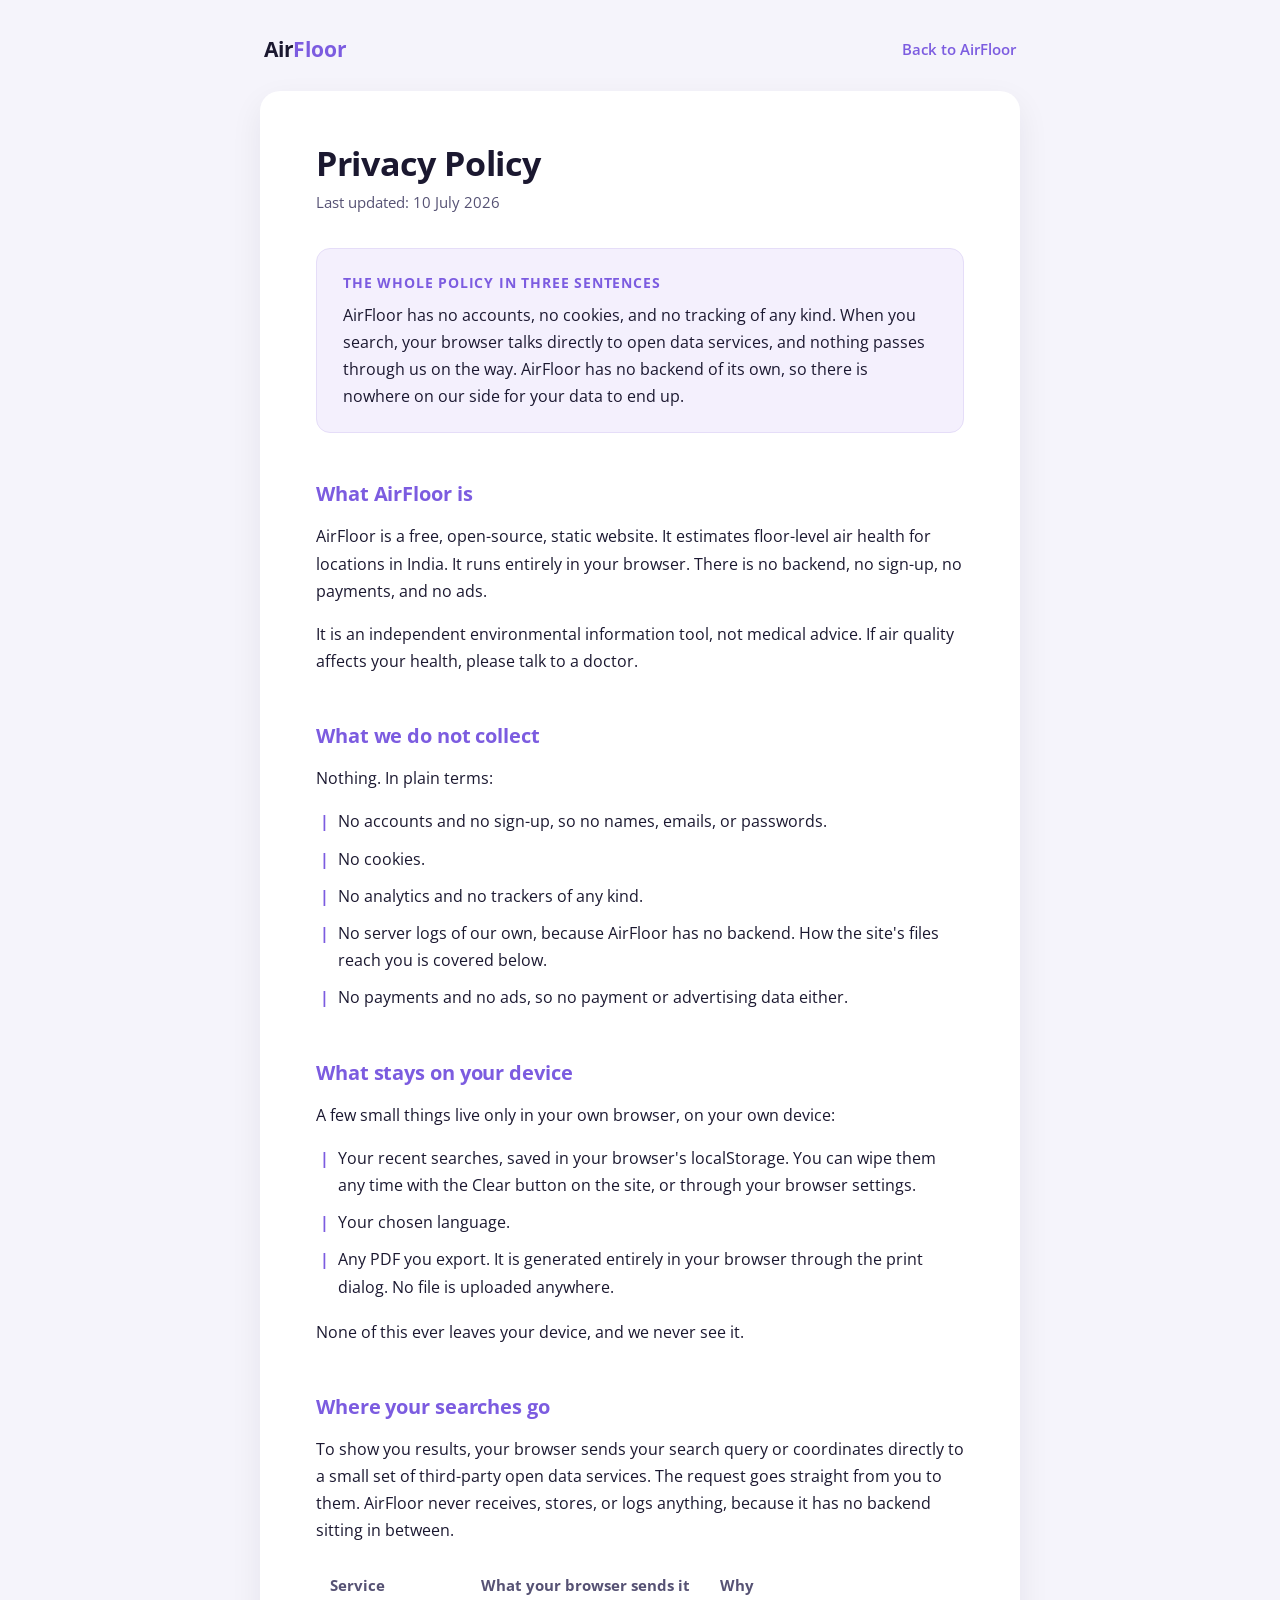
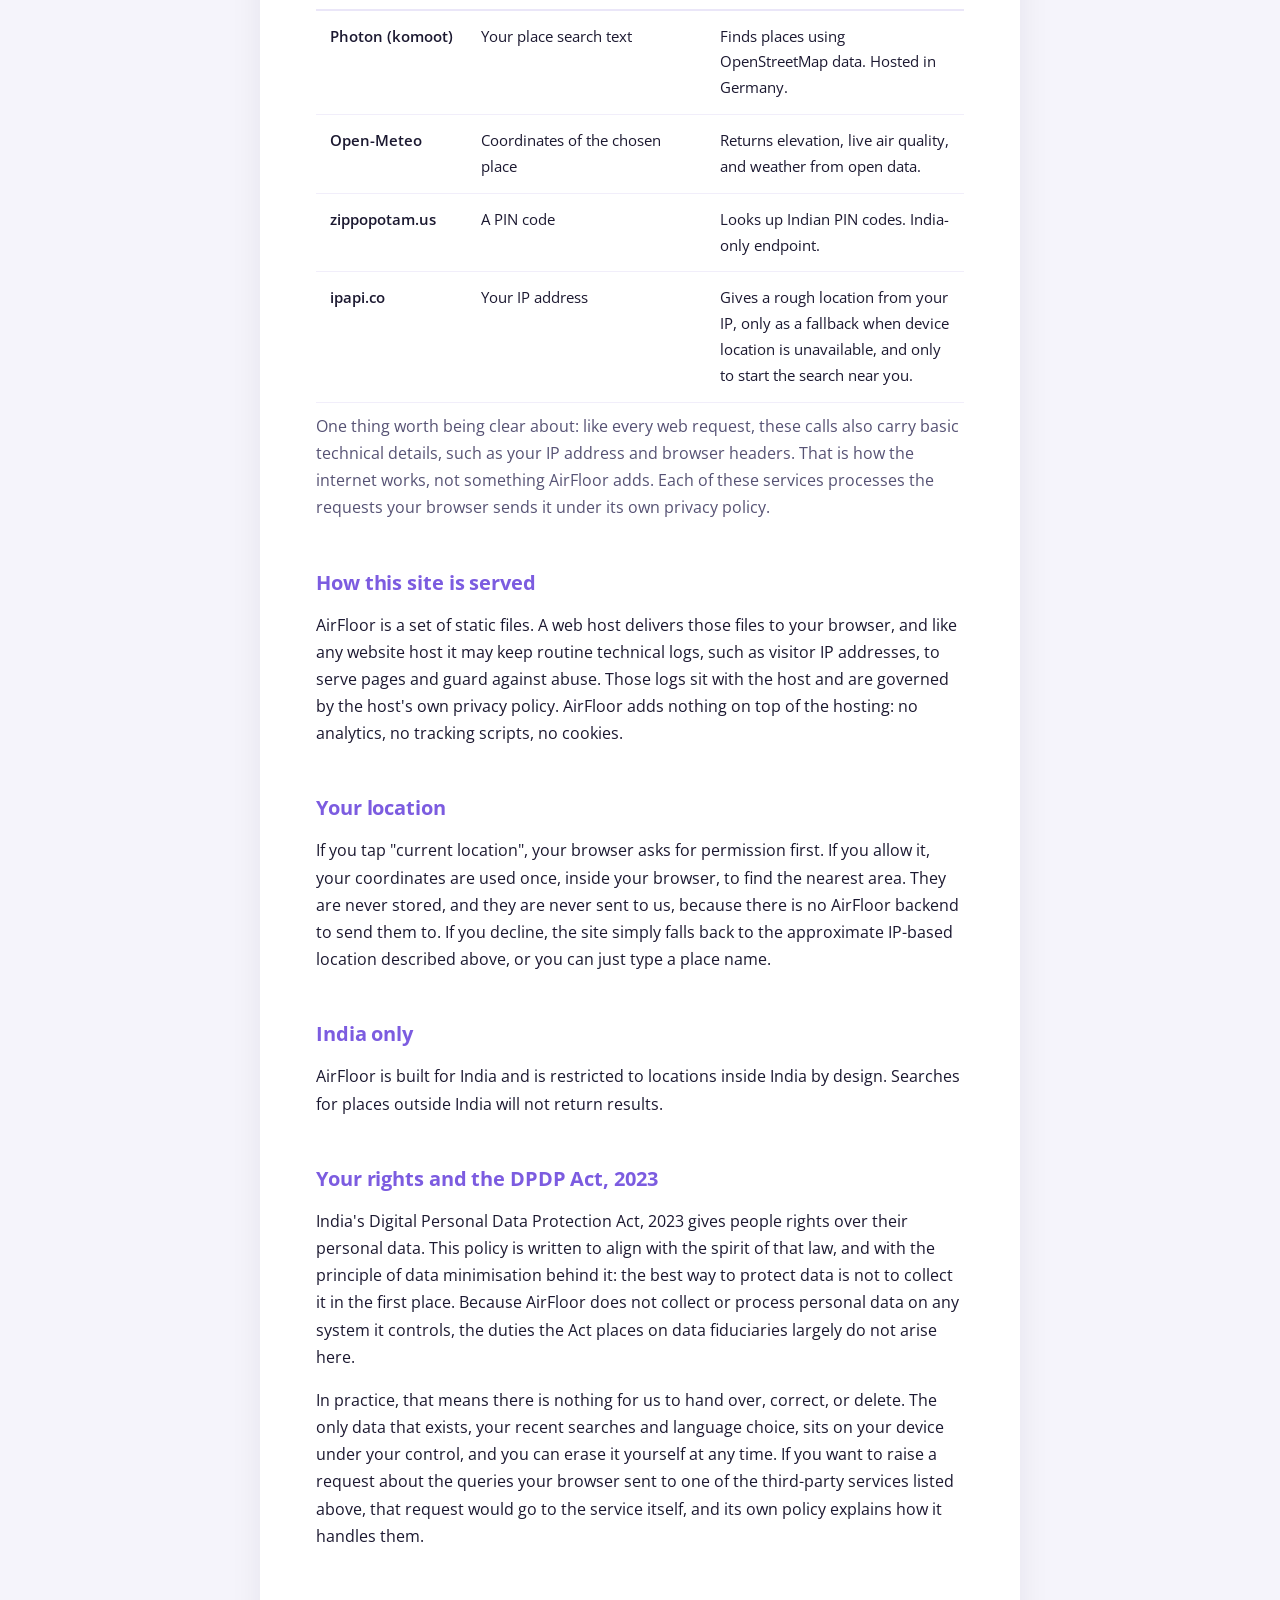
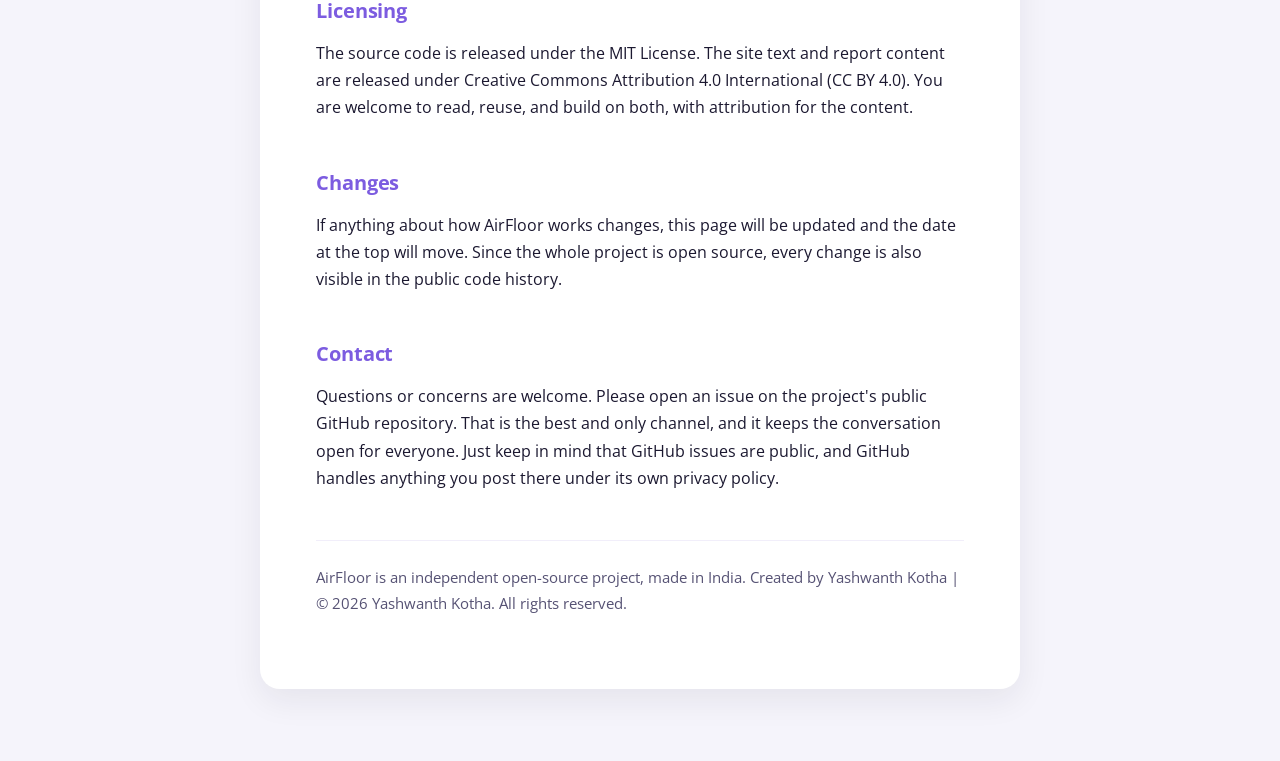
<file: privacy.html>
<!doctype html>
<html lang="en">
<head>
<meta charset="utf-8">
<meta name="viewport" content="width=device-width, initial-scale=1">
<title>Privacy Policy | AirFloor</title>
<link rel="icon" type="image/svg+xml" href="favicon.svg">
<meta name="theme-color" content="#7c5ce0">

<meta name="description" content="AirFloor's privacy policy. No accounts, no cookies, no tracking. Lookups go straight from your browser to open data services.">
<link rel="preconnect" href="https://fonts.googleapis.com">
<link rel="preconnect" href="https://fonts.gstatic.com" crossorigin>
<link href="https://fonts.googleapis.com/css2?family=Open+Sans:ital,wght@0,400;0,500;0,600;0,700;0,800;1,400&display=swap" rel="stylesheet">
<style>
  * { box-sizing: border-box; }
  body {
    margin: 0;
    padding: 32px 16px 72px;
    background: #f5f4fb;
    color: #1b1830;
    font-family: "Open Sans", system-ui, sans-serif;
    line-height: 1.7;
    -webkit-font-smoothing: antialiased;
  }
  .wrap { max-width: 760px; margin: 0 auto; }
  .topbar {
    display: flex;
    justify-content: space-between;
    align-items: center;
    margin: 0 4px 24px;
  }
  .wordmark {
    font-size: 1.3rem;
    font-weight: 700;
    color: #1b1830;
    text-decoration: none;
    letter-spacing: -0.01em;
  }
  .wordmark span { color: #7c5ce0; }
  .back {
    color: #7c5ce0;
    text-decoration: none;
    font-size: 0.95rem;
    font-weight: 600;
  }
  .back:hover, .wordmark:hover { opacity: 0.8; }
  main {
    background: #ffffff;
    border-radius: 20px;
    box-shadow: 0 12px 32px rgba(27, 24, 48, 0.07);
    padding: 52px 56px 56px;
  }
  h1 {
    font-size: 2.1rem;
    line-height: 1.2;
    margin: 0 0 6px;
    letter-spacing: -0.01em;
  }
  .updated {
    color: #565274;
    font-size: 0.95rem;
    margin: 0 0 32px;
  }
  .summary {
    background: #f4f0fd;
    border: 1px solid #e5ddf8;
    border-radius: 14px;
    padding: 22px 26px;
    margin: 0 0 40px;
  }
  .summary p { margin: 0; }
  .summary strong {
    display: block;
    color: #7c5ce0;
    font-size: 0.85rem;
    text-transform: uppercase;
    letter-spacing: 0.06em;
    margin-bottom: 8px;
  }
  h2 {
    color: #7c5ce0;
    font-size: 1.25rem;
    margin: 44px 0 12px;
    letter-spacing: -0.005em;
  }
  p { margin: 0 0 16px; }
  a { color: #7c5ce0; }
  ul {
    list-style: none;
    padding: 0;
    margin: 0 0 18px;
  }
  li {
    position: relative;
    padding-left: 22px;
    margin-bottom: 10px;
  }
  li::before {
    content: "|";
    position: absolute;
    left: 4px;
    color: #7c5ce0;
    font-weight: 700;
  }
  .table-wrap { overflow-x: auto; margin: 18px 0 10px; }
  table {
    width: 100%;
    border-collapse: collapse;
    font-size: 0.95rem;
    min-width: 540px;
  }
  th {
    text-align: left;
    color: #565274;
    font-weight: 700;
    padding: 10px 14px;
    border-bottom: 2px solid #eae6f8;
    white-space: nowrap;
  }
  td {
    padding: 13px 14px;
    border-bottom: 1px solid #f1eefa;
    vertical-align: top;
  }
  td:first-child { font-weight: 600; white-space: nowrap; }
  .muted { color: #565274; }
  .footnote {
    color: #565274;
    font-size: 0.95rem;
    margin-top: 48px;
    padding-top: 24px;
    border-top: 1px solid #f1eefa;
  }
  @media (max-width: 640px) {
    body { padding: 20px 12px 48px; }
    main { padding: 32px 22px 36px; border-radius: 18px; }
    h1 { font-size: 1.7rem; }
    .summary { padding: 18px 20px; }
  }
</style>
</head>
<body>
  <div class="wrap">
    <nav class="topbar" aria-label="Site">
      <a class="wordmark" href="index.html">Air<span>Floor</span></a>
      <a class="back" href="index.html">Back to AirFloor</a>
    </nav>

    <main>
      <h1>Privacy Policy</h1>
      <p class="updated">Last updated: 10 July 2026</p>

      <aside class="summary">
        <p><strong>The whole policy in three sentences</strong>
        AirFloor has no accounts, no cookies, and no tracking of any kind. When you search, your browser talks directly to open data services, and nothing passes through us on the way. AirFloor has no backend of its own, so there is nowhere on our side for your data to end up.</p>
      </aside>

      <h2>What AirFloor is</h2>
      <p>AirFloor is a free, open-source, static website. It estimates floor-level air health for locations in India. It runs entirely in your browser. There is no backend, no sign-up, no payments, and no ads.</p>
      <p>It is an independent environmental information tool, not medical advice. If air quality affects your health, please talk to a doctor.</p>

      <h2>What we do not collect</h2>
      <p>Nothing. In plain terms:</p>
      <ul>
        <li>No accounts and no sign-up, so no names, emails, or passwords.</li>
        <li>No cookies.</li>
        <li>No analytics and no trackers of any kind.</li>
        <li>No server logs of our own, because AirFloor has no backend. How the site's files reach you is covered below.</li>
        <li>No payments and no ads, so no payment or advertising data either.</li>
      </ul>

      <h2>What stays on your device</h2>
      <p>A few small things live only in your own browser, on your own device:</p>
      <ul>
        <li>Your recent searches, saved in your browser's localStorage. You can wipe them any time with the Clear button on the site, or through your browser settings.</li>
        <li>Your chosen language.</li>
        <li>Any PDF you export. It is generated entirely in your browser through the print dialog. No file is uploaded anywhere.</li>
      </ul>
      <p>None of this ever leaves your device, and we never see it.</p>

      <h2>Where your searches go</h2>
      <p>To show you results, your browser sends your search query or coordinates directly to a small set of third-party open data services. The request goes straight from you to them. AirFloor never receives, stores, or logs anything, because it has no backend sitting in between.</p>
      <div class="table-wrap">
        <table>
          <thead>
            <tr>
              <th scope="col">Service</th>
              <th scope="col">What your browser sends it</th>
              <th scope="col">Why</th>
            </tr>
          </thead>
          <tbody>
            <tr>
              <td>Photon (komoot)</td>
              <td>Your place search text</td>
              <td>Finds places using OpenStreetMap data. Hosted in Germany.</td>
            </tr>
            <tr>
              <td>Open-Meteo</td>
              <td>Coordinates of the chosen place</td>
              <td>Returns elevation, live air quality, and weather from open data.</td>
            </tr>
            <tr>
              <td>zippopotam.us</td>
              <td>A PIN code</td>
              <td>Looks up Indian PIN codes. India-only endpoint.</td>
            </tr>
            <tr>
              <td>ipapi.co</td>
              <td>Your IP address</td>
              <td>Gives a rough location from your IP, only as a fallback when device location is unavailable, and only to start the search near you.</td>
            </tr>
          </tbody>
        </table>
      </div>
      <p class="muted">One thing worth being clear about: like every web request, these calls also carry basic technical details, such as your IP address and browser headers. That is how the internet works, not something AirFloor adds. Each of these services processes the requests your browser sends it under its own privacy policy.</p>

      <h2>How this site is served</h2>
      <p>AirFloor is a set of static files. A web host delivers those files to your browser, and like any website host it may keep routine technical logs, such as visitor IP addresses, to serve pages and guard against abuse. Those logs sit with the host and are governed by the host's own privacy policy. AirFloor adds nothing on top of the hosting: no analytics, no tracking scripts, no cookies.</p>

      <h2>Your location</h2>
      <p>If you tap "current location", your browser asks for permission first. If you allow it, your coordinates are used once, inside your browser, to find the nearest area. They are never stored, and they are never sent to us, because there is no AirFloor backend to send them to. If you decline, the site simply falls back to the approximate IP-based location described above, or you can just type a place name.</p>

      <h2>India only</h2>
      <p>AirFloor is built for India and is restricted to locations inside India by design. Searches for places outside India will not return results.</p>

      <h2>Your rights and the DPDP Act, 2023</h2>
      <p>India's Digital Personal Data Protection Act, 2023 gives people rights over their personal data. This policy is written to align with the spirit of that law, and with the principle of data minimisation behind it: the best way to protect data is not to collect it in the first place. Because AirFloor does not collect or process personal data on any system it controls, the duties the Act places on data fiduciaries largely do not arise here.</p>
      <p>In practice, that means there is nothing for us to hand over, correct, or delete. The only data that exists, your recent searches and language choice, sits on your device under your control, and you can erase it yourself at any time. If you want to raise a request about the queries your browser sent to one of the third-party services listed above, that request would go to the service itself, and its own policy explains how it handles them.</p>

      <h2>Licensing</h2>
      <p>The source code is released under the MIT License. The site text and report content are released under Creative Commons Attribution 4.0 International (CC BY 4.0). You are welcome to read, reuse, and build on both, with attribution for the content.</p>

      <h2>Changes</h2>
      <p>If anything about how AirFloor works changes, this page will be updated and the date at the top will move. Since the whole project is open source, every change is also visible in the public code history.</p>

      <h2>Contact</h2>
      <p>Questions or concerns are welcome. Please open an issue on the project's public GitHub repository. That is the best and only channel, and it keeps the conversation open for everyone. Just keep in mind that GitHub issues are public, and GitHub handles anything you post there under its own privacy policy.</p>

      <p class="footnote">AirFloor is an independent open-source project, made in India. Created by Yashwanth Kotha | © 2026 Yashwanth Kotha. All rights reserved.</p>
    </main>
  </div>
</body>
</html>
</file>
<file: heightcontrol.css>
/* ============================================================
   AirFloor | Building-height control (unit toggle + slider)
   All classes prefixed .hc-  |  light-first, theme-aware via the app's existing
   CSS custom properties (--violet, --grad, --glass, --ink*, --bg*, --hair, etc.)
   ============================================================ */

/* Scoped border-box: guarantees width:100% + padding never overflows the card
   (fixes the .hc-slider horizontal-padding overflow) and centers the fixed-size
   thumb exactly. Scoped to the control so it never touches the rest of the app. */
.hc,.hc *{box-sizing:border-box;}

.hc{display:flex;flex-direction:column;align-items:center;gap:20px;width:100%;max-width:100%;margin-top:2px;}

/* ---------- segmented unit toggle ---------- */
.hc-seg{position:relative;align-self:center;display:inline-flex;gap:2px;padding:5px;border-radius:100px;max-width:100%;
  background:linear-gradient(135deg,rgba(167,139,250,.14),rgba(124,92,224,.07));
  border:1px solid var(--glass-brd);
  -webkit-backdrop-filter:blur(16px) saturate(160%);backdrop-filter:blur(16px) saturate(160%);
  box-shadow:0 0 0 1px rgba(124,92,224,.05),0 8px 22px -12px rgba(124,92,224,.28),inset 0 1px 0 rgba(255,255,255,.6);
  overflow:hidden;}
.hc-seg-glider{position:absolute;z-index:0;top:5px;bottom:5px;left:0;width:0;border-radius:100px;
  background:var(--grad);will-change:transform,width;
  box-shadow:0 5px 16px -3px rgba(124,92,224,.75),inset 0 1px 0 rgba(255,255,255,.45);}
.hc-seg-btn{position:relative;z-index:1;border:0;cursor:pointer;background:transparent;font-family:inherit;
  font-weight:700;font-size:13.5px;letter-spacing:.01em;color:var(--ink-soft);white-space:nowrap;
  padding:10px 20px;border-radius:100px;min-height:40px;transition:color .22s ease,transform .22s ease;}
.hc-seg-btn:hover{transform:translateY(-1px);}
.hc-seg-btn[aria-checked="true"]{color:#fff;}
.hc-seg-btn:focus-visible{outline:2px solid var(--violet);outline-offset:3px;}

/* ---------- numeric readout ---------- */
.hc-readout{display:flex;align-items:baseline;justify-content:center;gap:11px;padding:2px 0;max-width:100%;}
/* fixed width (fits up to 4 digits, e.g. 1308 ft) so the number changing never
   reflows the layout and never disturbs the glider/slider geometry */
.hc-field{width:138px;max-width:100%;font-family:inherit;font-weight:800;font-size:48px;line-height:1;
  letter-spacing:-.03em;color:var(--ink);background:var(--glass-2);border:2px solid var(--glass-brd);
  border-radius:18px;padding:10px 8px;text-align:center;outline:none;caret-color:var(--violet);
  transition:border-color .2s ease,box-shadow .2s ease;-moz-appearance:textfield;}
.hc-field::-webkit-outer-spin-button,.hc-field::-webkit-inner-spin-button{-webkit-appearance:none;margin:0;}
.hc-field::placeholder{color:var(--ink-faint);opacity:.5;font-size:20px;font-weight:700;letter-spacing:0;}
.hc-field:focus{border-color:var(--violet);box-shadow:0 0 0 5px rgba(124,92,224,.20);}
.hc-suffix{font-size:19px;font-weight:700;color:var(--ink-soft);}

/* ---------- approx helper chip (Meters/Feet only) ---------- */
.hc-approx{align-self:center;font-size:13px;font-weight:700;letter-spacing:.01em;color:var(--violet-deep);
  background:var(--grad-soft);border:1px solid var(--hair);border-radius:100px;padding:5px 13px;
  max-width:100%;margin-top:-6px;}
.hc-approx[hidden]{display:none;}

/* ---------- slider ---------- */
.hc-slider{position:relative;width:100%;max-width:460px;margin:2px auto 0;padding:16px 13px 4px;
  touch-action:pan-y;cursor:pointer;-webkit-user-select:none;user-select:none;}
.hc-rail{position:relative;height:12px;border-radius:100px;
  background:linear-gradient(180deg,rgba(120,100,190,.14),rgba(120,100,190,.10));
  box-shadow:inset 0 1px 2px rgba(60,45,110,.12);}
.hc-fill{position:absolute;left:0;top:0;height:100%;width:0%;border-radius:100px;
  background:var(--grad);box-shadow:0 3px 12px -3px rgba(124,92,224,.6);will-change:width;}
.hc-thumb{position:absolute;top:50%;left:0;width:26px;height:26px;margin-top:-13px;margin-left:-13px;
  border-radius:50%;background:var(--bg-1);border:2px solid rgba(124,92,224,.55);
  box-shadow:0 4px 14px -3px rgba(124,92,224,.55),0 1px 3px rgba(40,30,90,.18);
  display:flex;align-items:center;justify-content:center;cursor:grab;touch-action:pan-y;
  will-change:transform;transition:box-shadow .2s ease;}
.hc-thumb::before{content:"";position:absolute;inset:-13px;border-radius:50%;} /* ~52px touch target */
.hc-thumb-dot{width:11px;height:11px;border-radius:50%;background:var(--grad);
  transition:transform .18s cubic-bezier(.5,1.3,.4,1);}
.hc-thumb:focus{outline:none;}
.hc-thumb:focus-visible{box-shadow:0 0 0 5px rgba(124,92,224,.28),0 4px 14px -3px rgba(124,92,224,.55);}
.hc-slider.hc-drag .hc-thumb{cursor:grabbing;box-shadow:0 6px 20px -3px rgba(124,92,224,.7),0 1px 3px rgba(40,30,90,.2);}
.hc-slider.hc-drag .hc-thumb-dot{transform:scale(1.35);}

/* unset (no value chosen yet): muted thumb + gentle invite pulse */
.hc-slider.hc-unset .hc-thumb{border-color:rgba(124,92,224,.4);}
.hc-slider.hc-unset .hc-thumb-dot{background:var(--ink-faint);opacity:.6;}
@media (prefers-reduced-motion:no-preference){
  .hc-slider.hc-unset .hc-thumb{animation:hcInvite 2.4s ease-in-out infinite;}
}
@keyframes hcInvite{
  0%,100%{box-shadow:0 0 0 0 rgba(124,92,224,.0),0 4px 14px -3px rgba(124,92,224,.4);}
  55%{box-shadow:0 0 0 8px rgba(124,92,224,.16),0 4px 14px -3px rgba(124,92,224,.5);}
}

/* scale = functional min | max bounds in the active unit */
.hc-scale{display:flex;justify-content:space-between;align-items:center;gap:8px;margin-top:9px;
  font-size:12.5px;font-weight:600;color:var(--ink-faint);}

/* ---------- responsive ---------- */
@media (max-width:640px){
  .hc-field{font-size:42px;width:120px;}
  .hc-suffix{font-size:18px;}
  .hc-seg-btn{padding:10px 16px;}
}
/* extra-narrow safety so a ~330px card never overflows even off the mobile query */
@media (max-width:360px){
  .hc-seg-btn{padding:9px 12px;font-size:13px;}
  .hc-slider{padding-left:8px;padding-right:8px;}
}

/* ---------- dark theme accents (app vars already flip; a couple of surfaces tuned) ---------- */
:root[data-theme="dark"] .hc-seg{
  background:linear-gradient(135deg,rgba(40,20,70,.55),rgba(10,7,20,.6));
  border-color:rgba(180,150,255,.26);
  box-shadow:0 0 0 1px rgba(168,140,255,.1),0 10px 30px -10px rgba(139,92,246,.55),inset 0 1px 0 rgba(255,255,255,.12);}
:root[data-theme="dark"] .hc-rail{background:linear-gradient(180deg,rgba(180,150,255,.14),rgba(180,150,255,.08));
  box-shadow:inset 0 1px 2px rgba(0,0,0,.35);}
:root[data-theme="dark"] .hc-thumb{background:var(--bg-2);}
</file>
